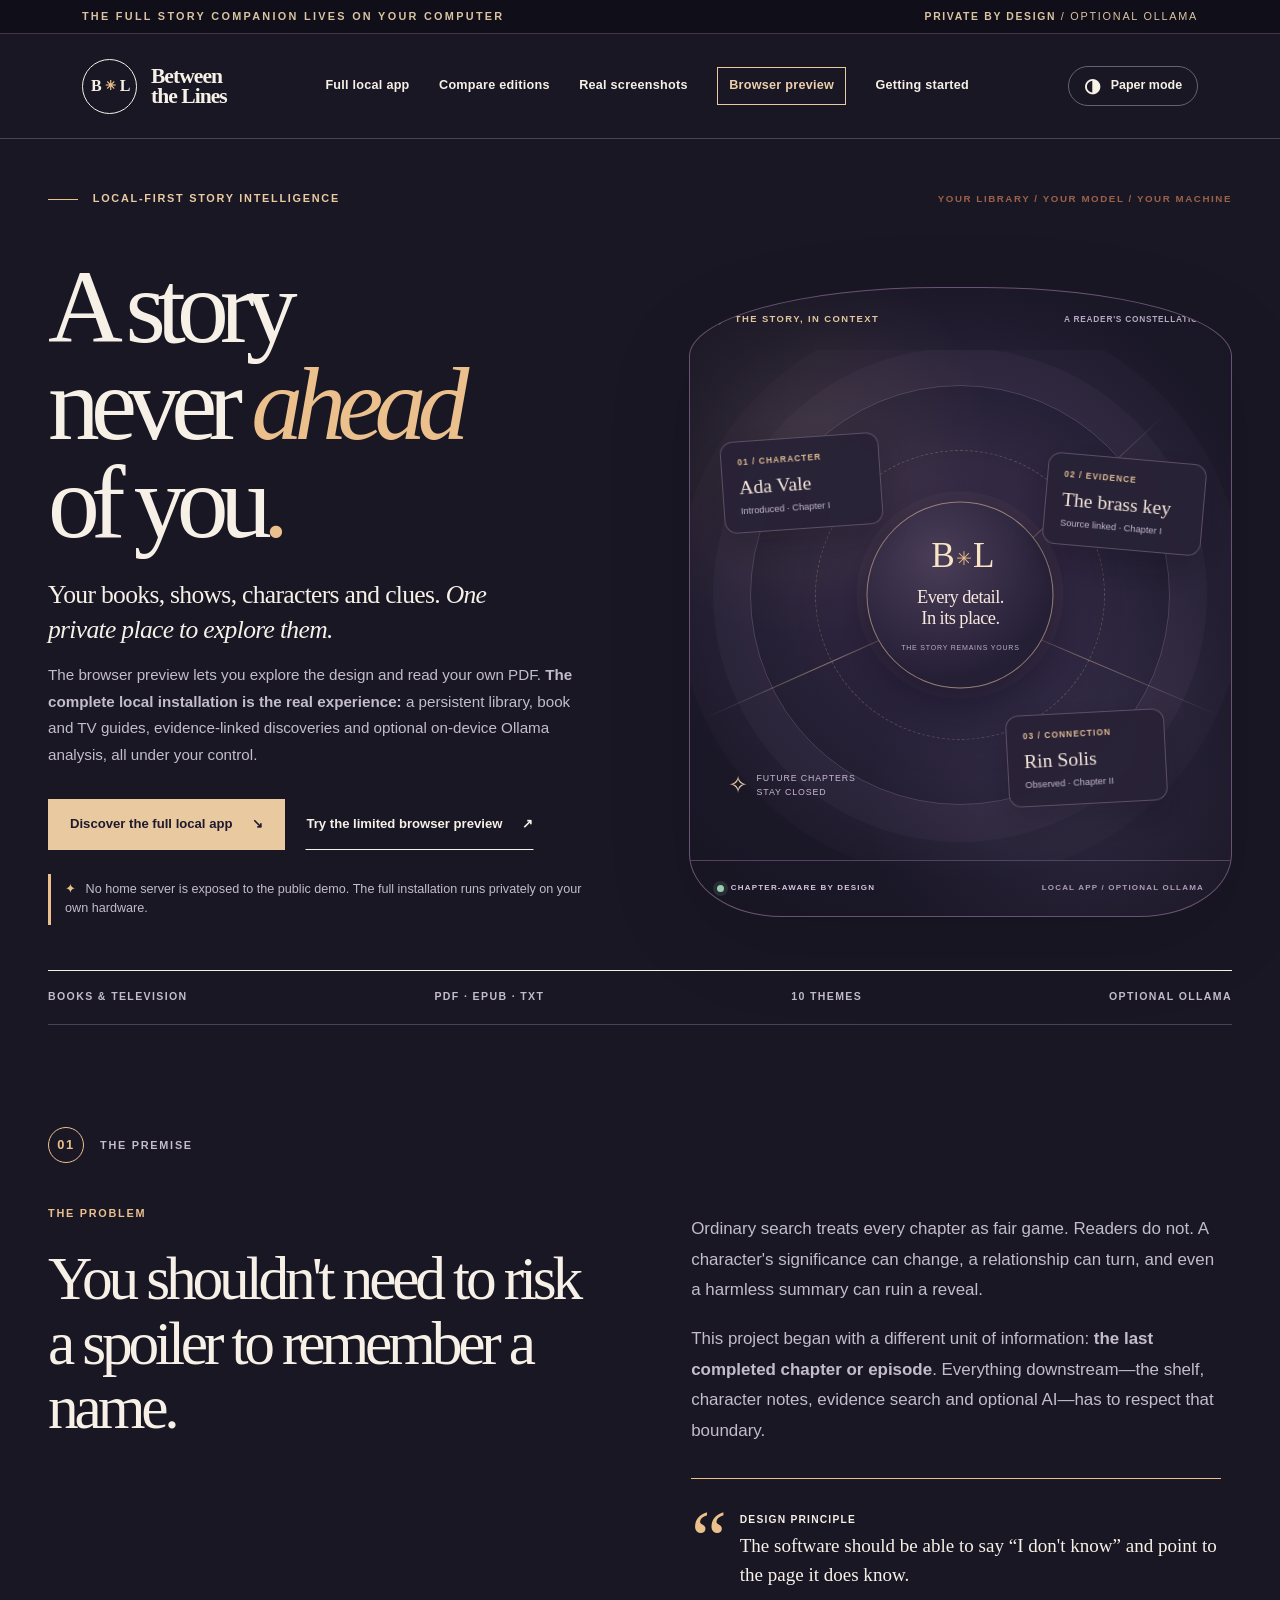
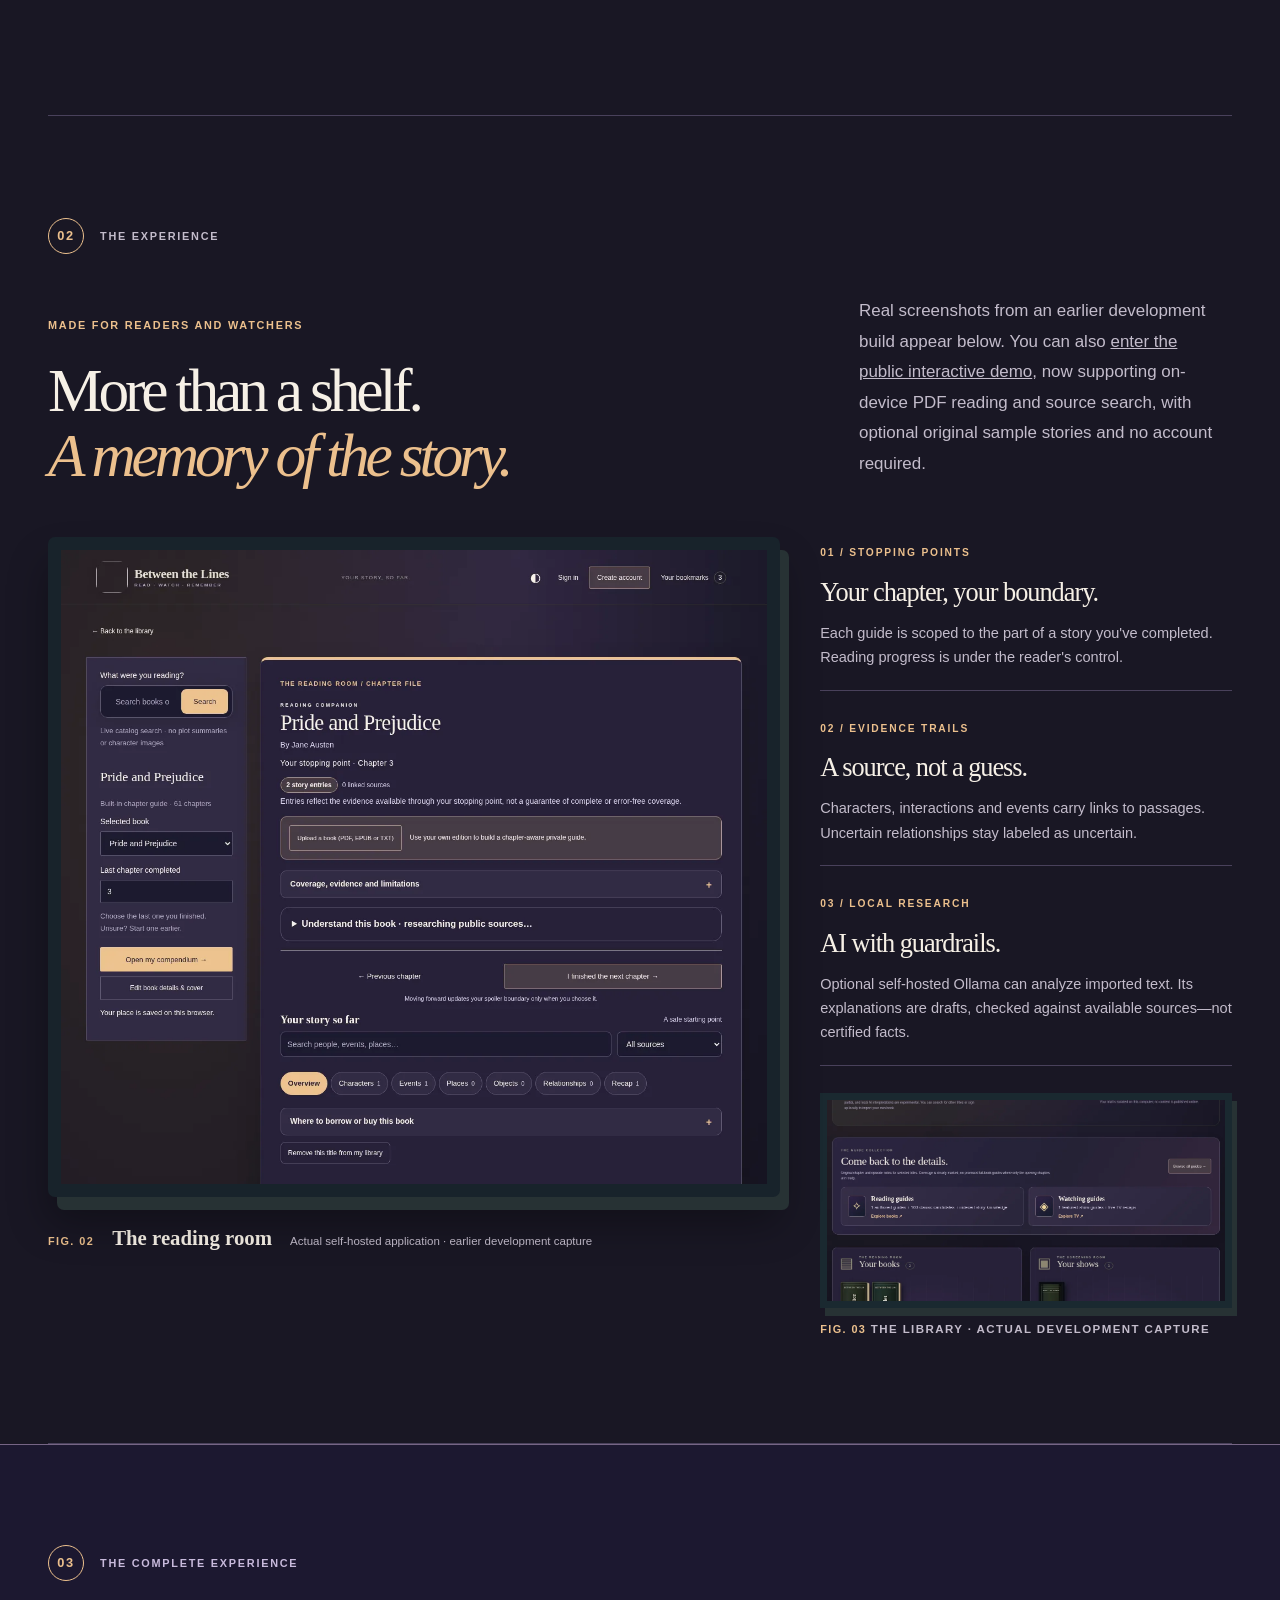
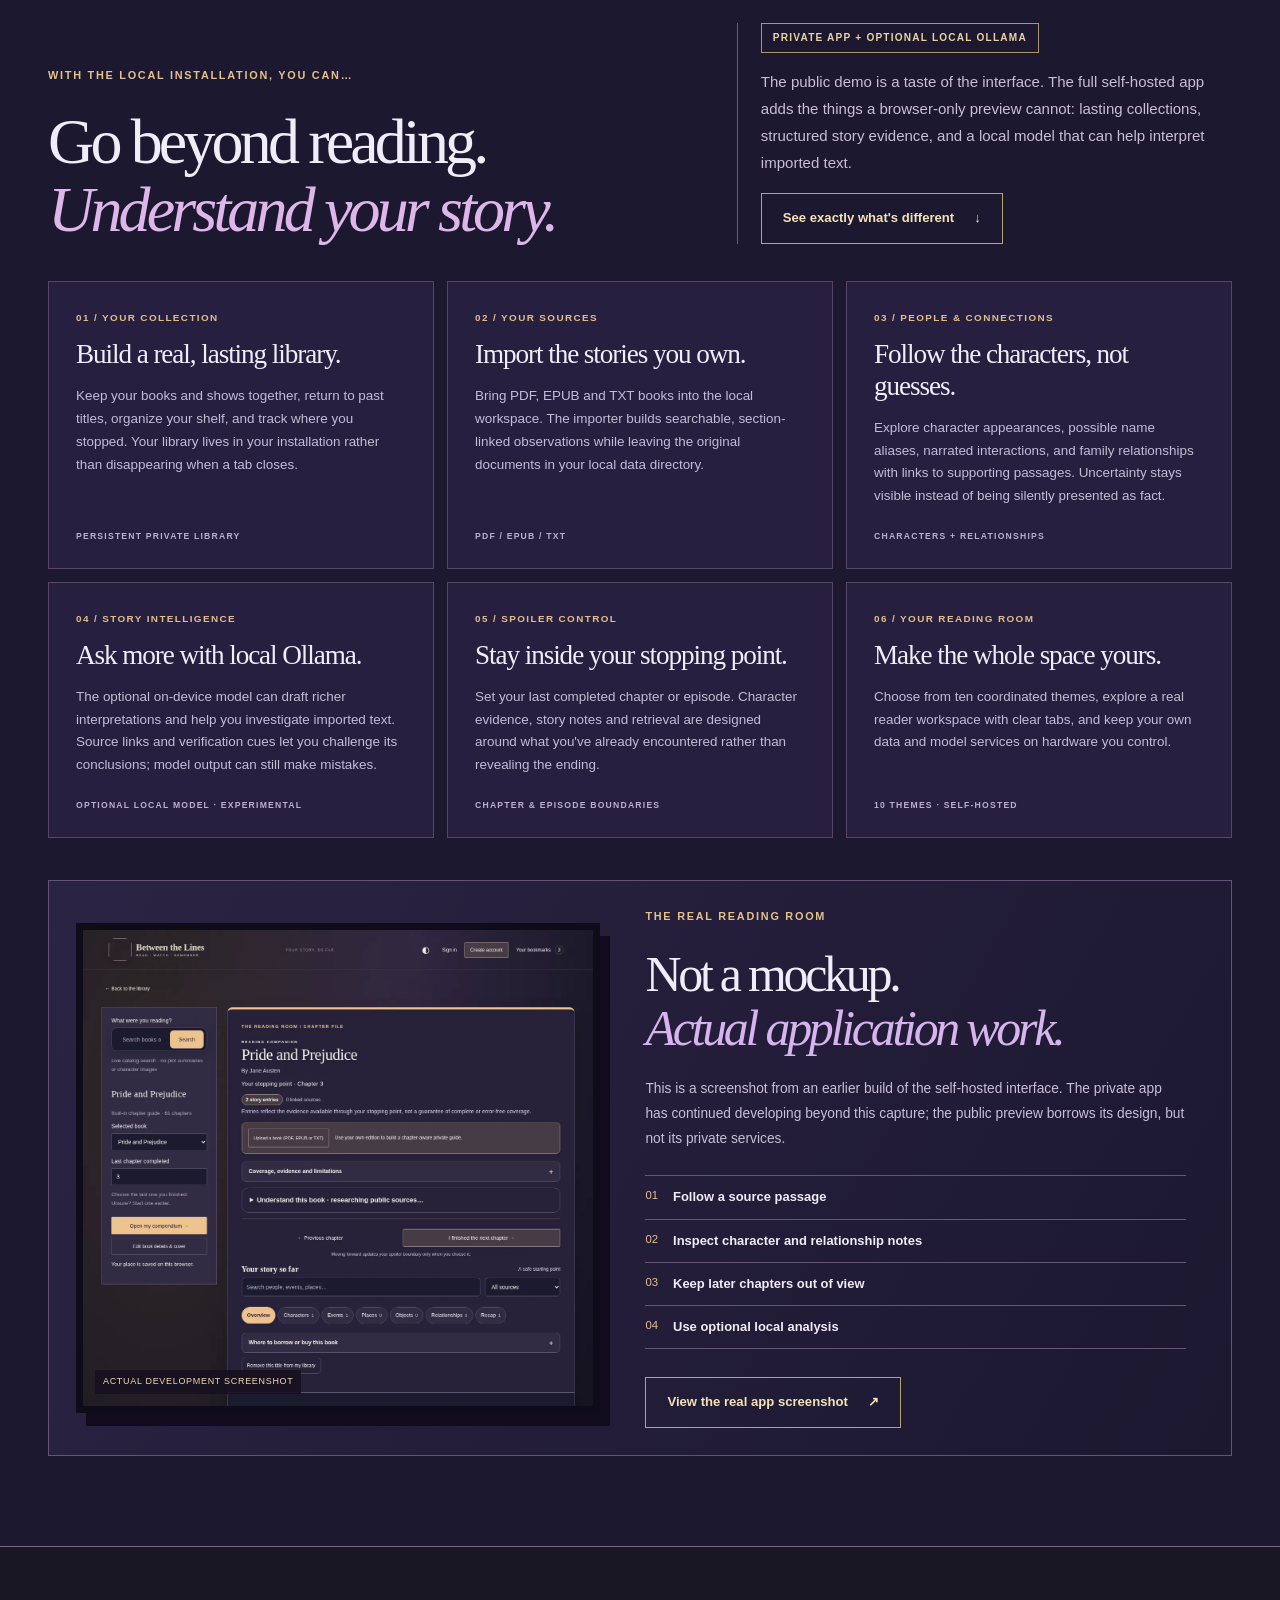
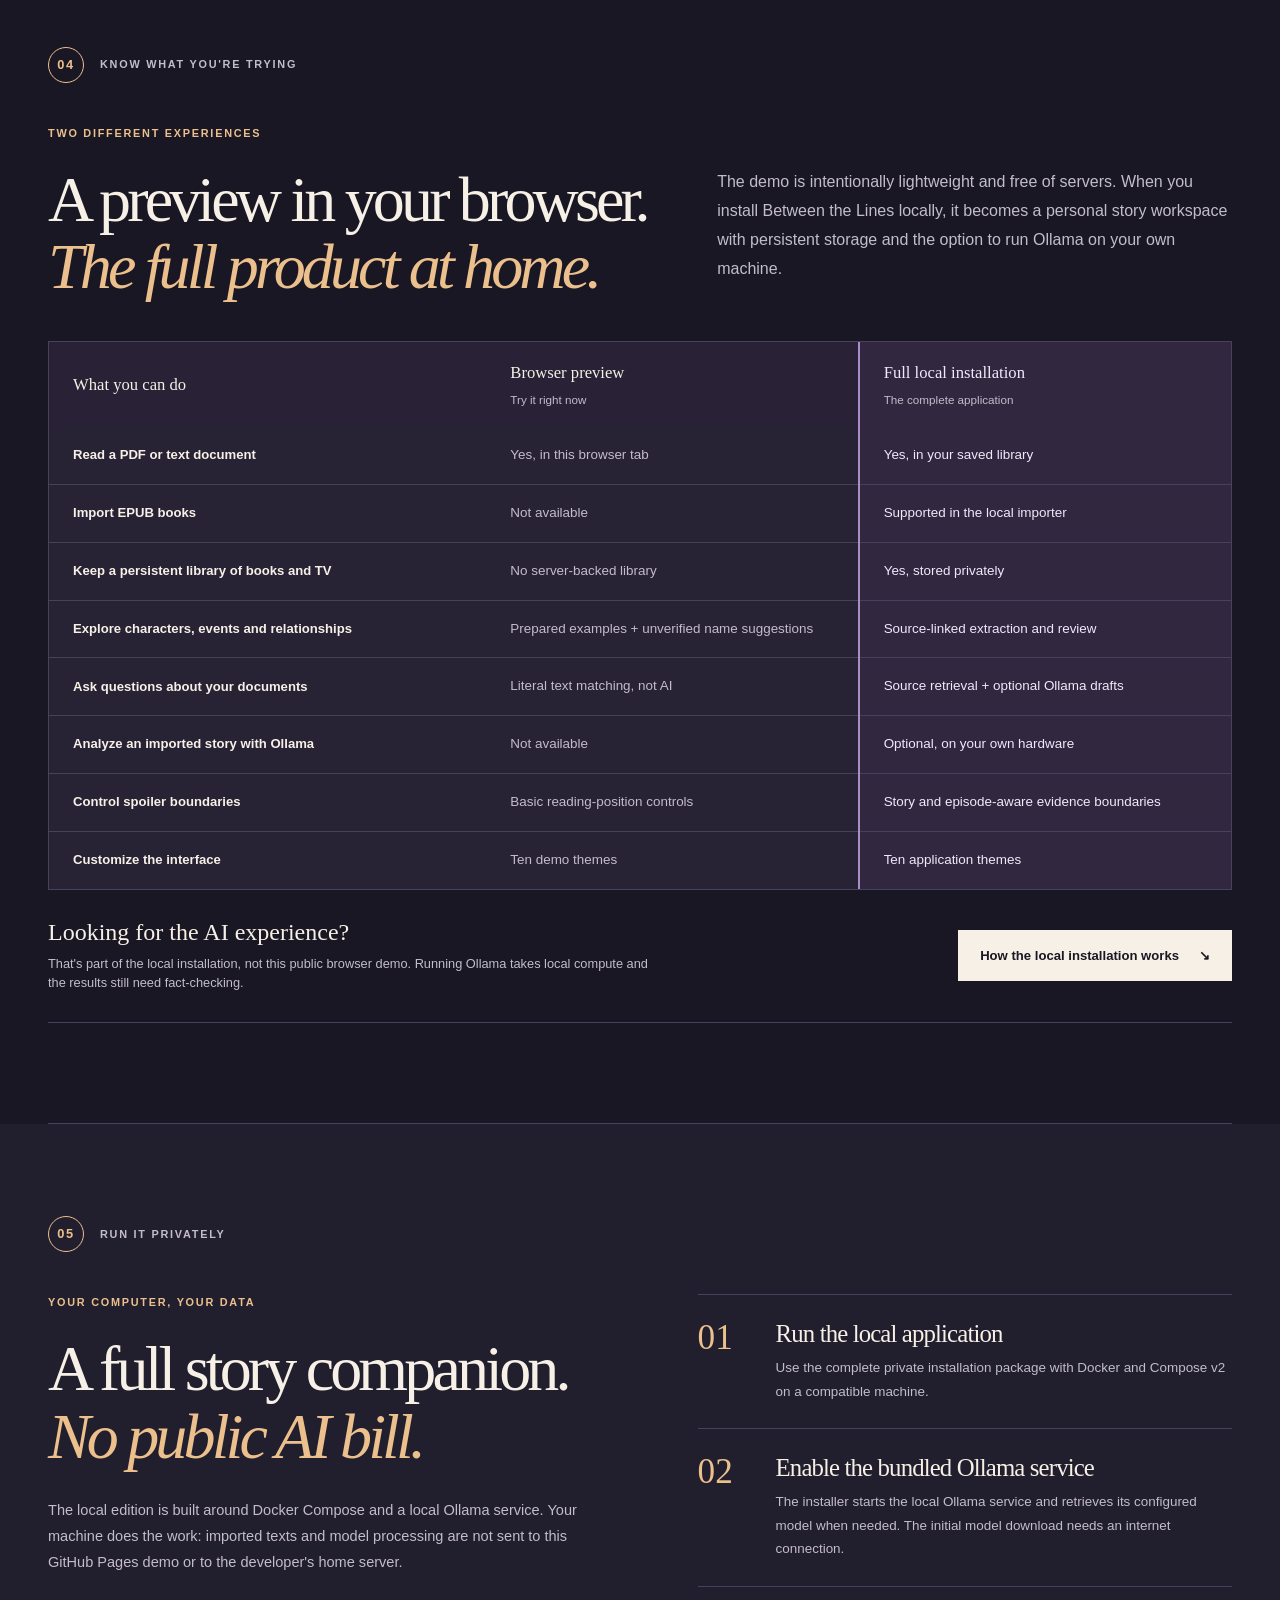
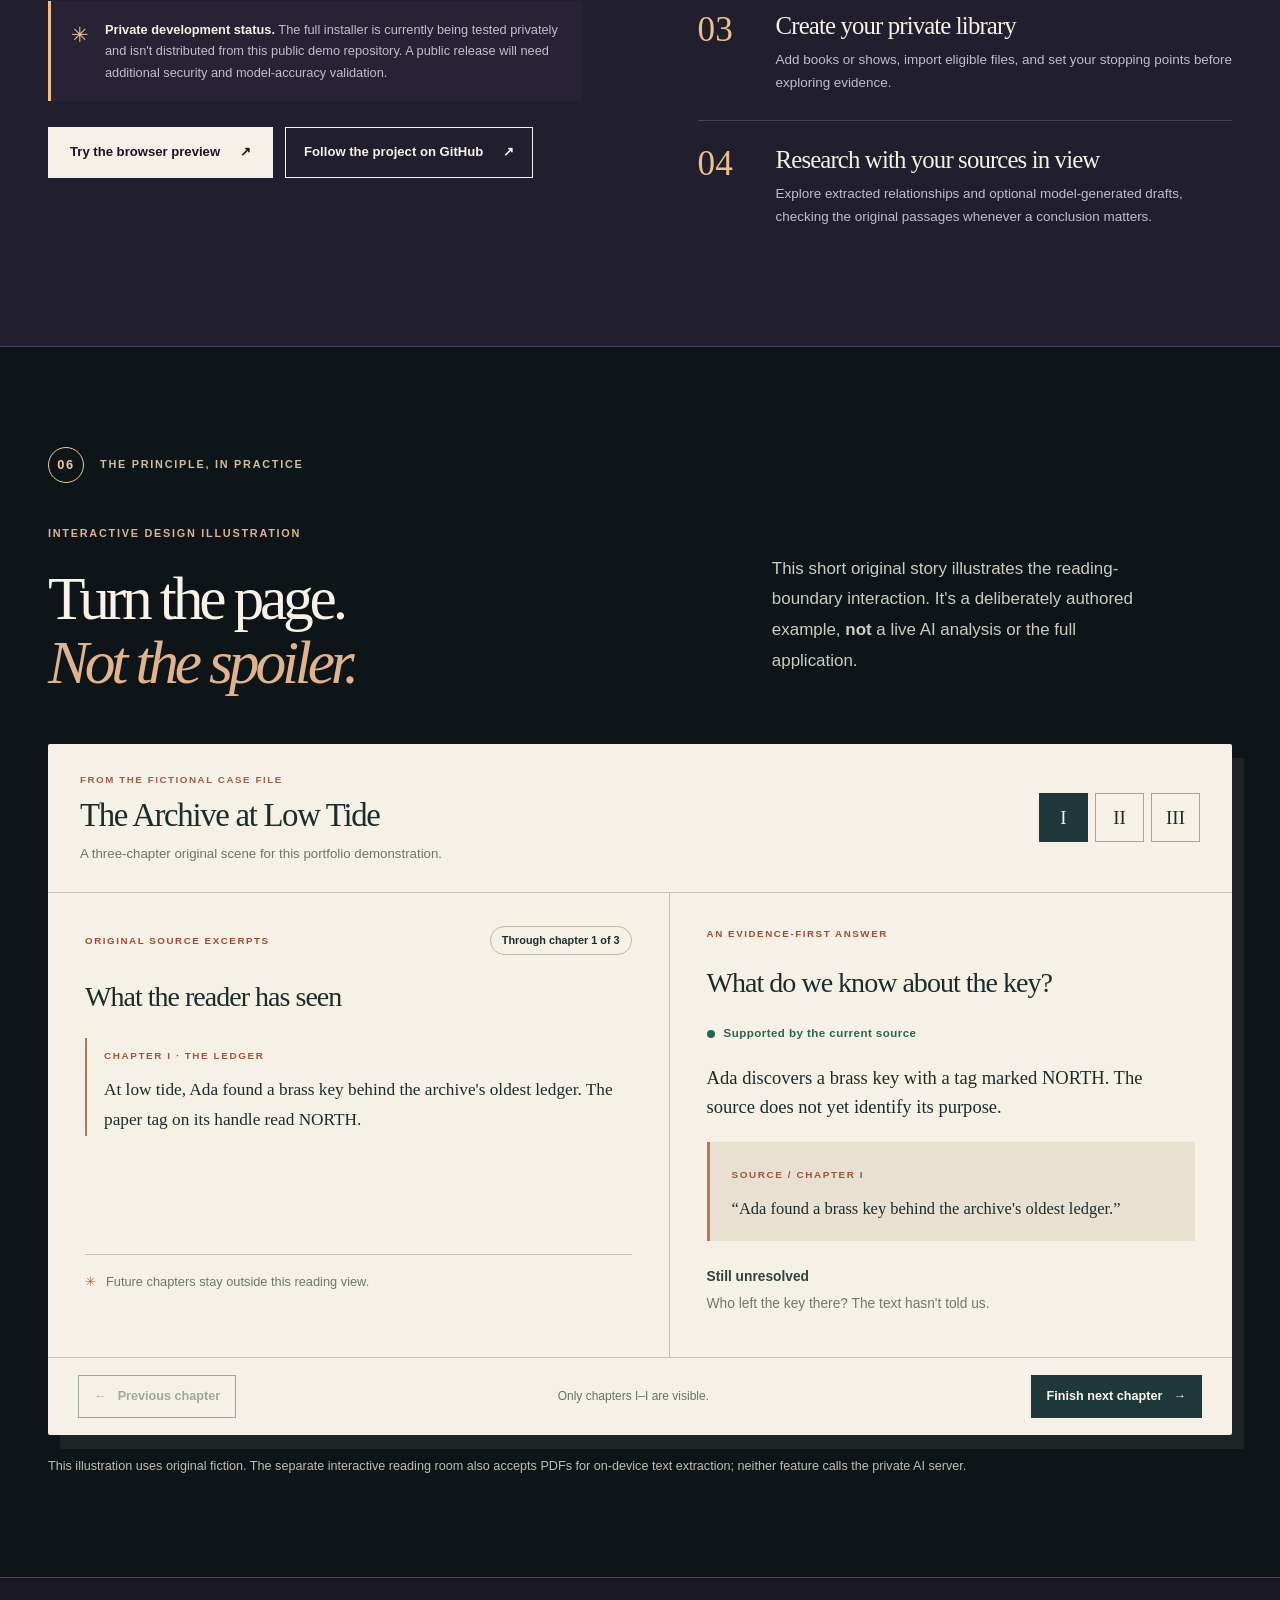
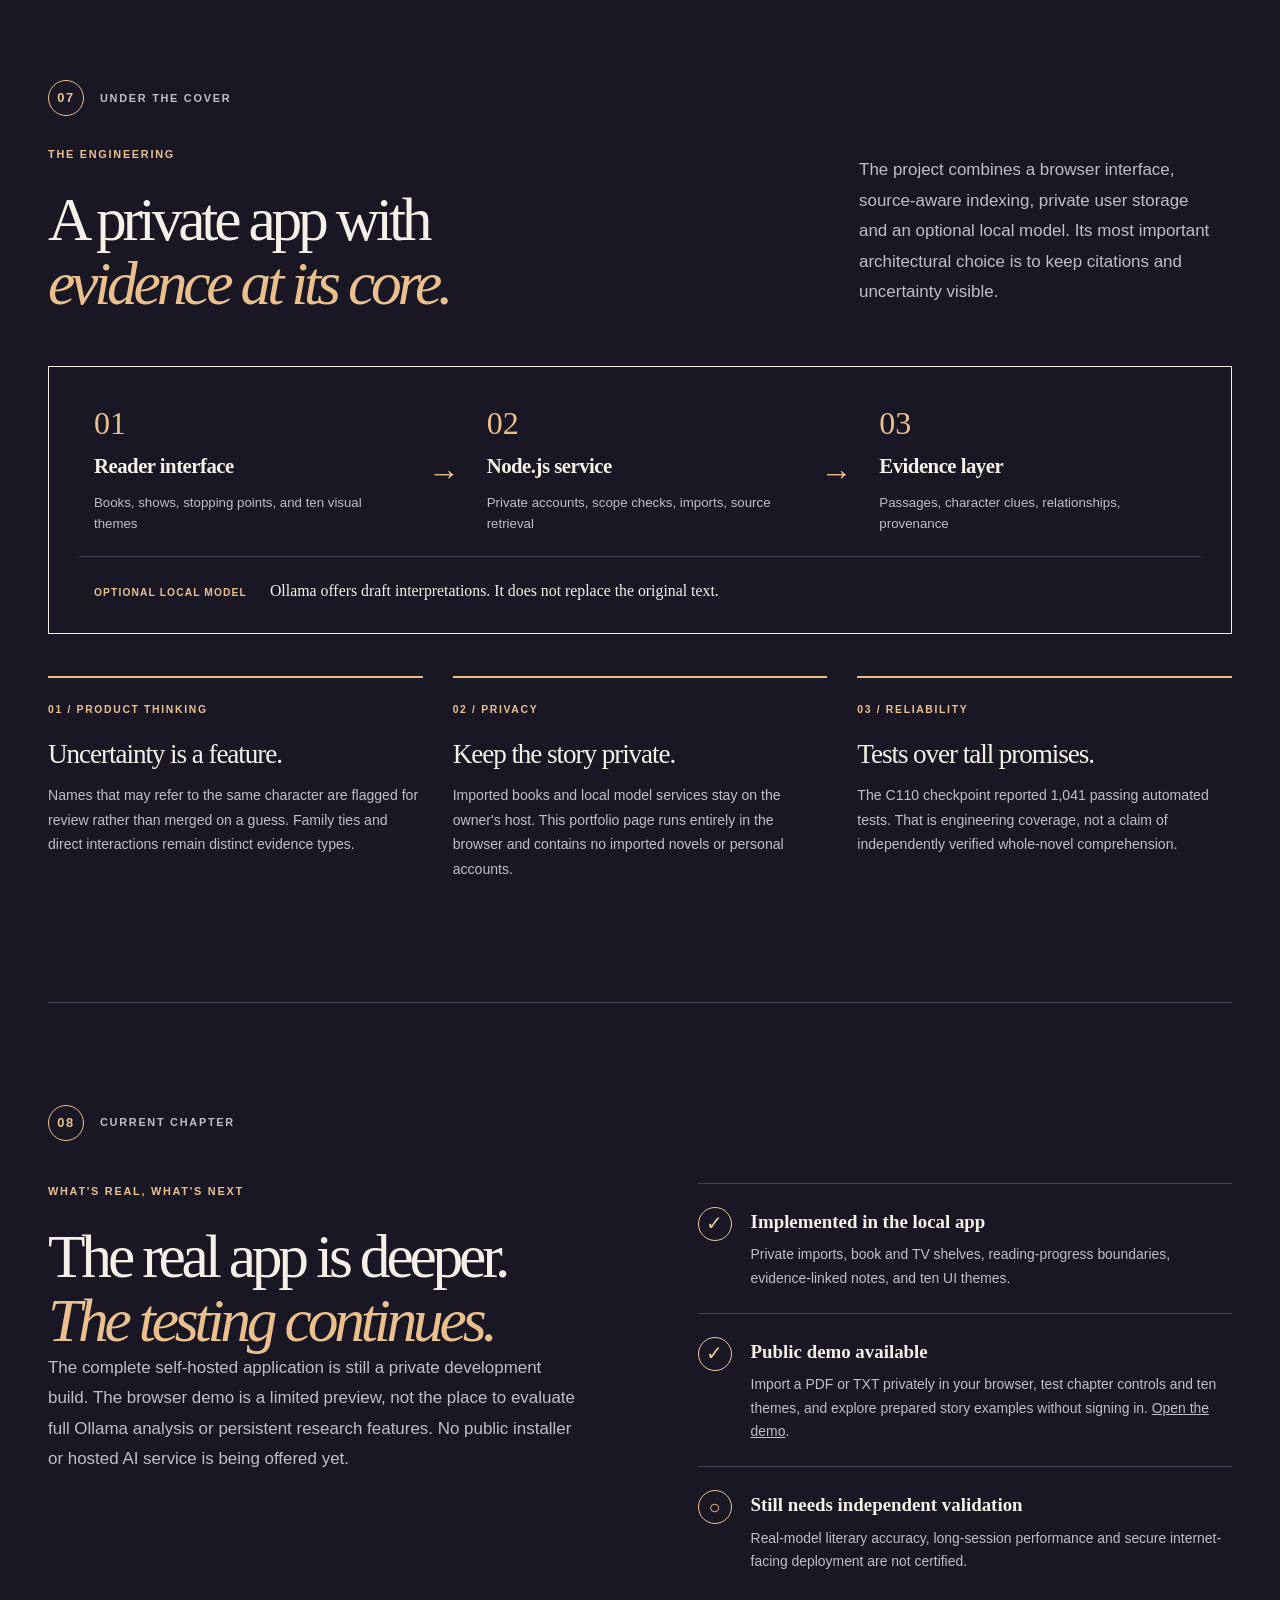
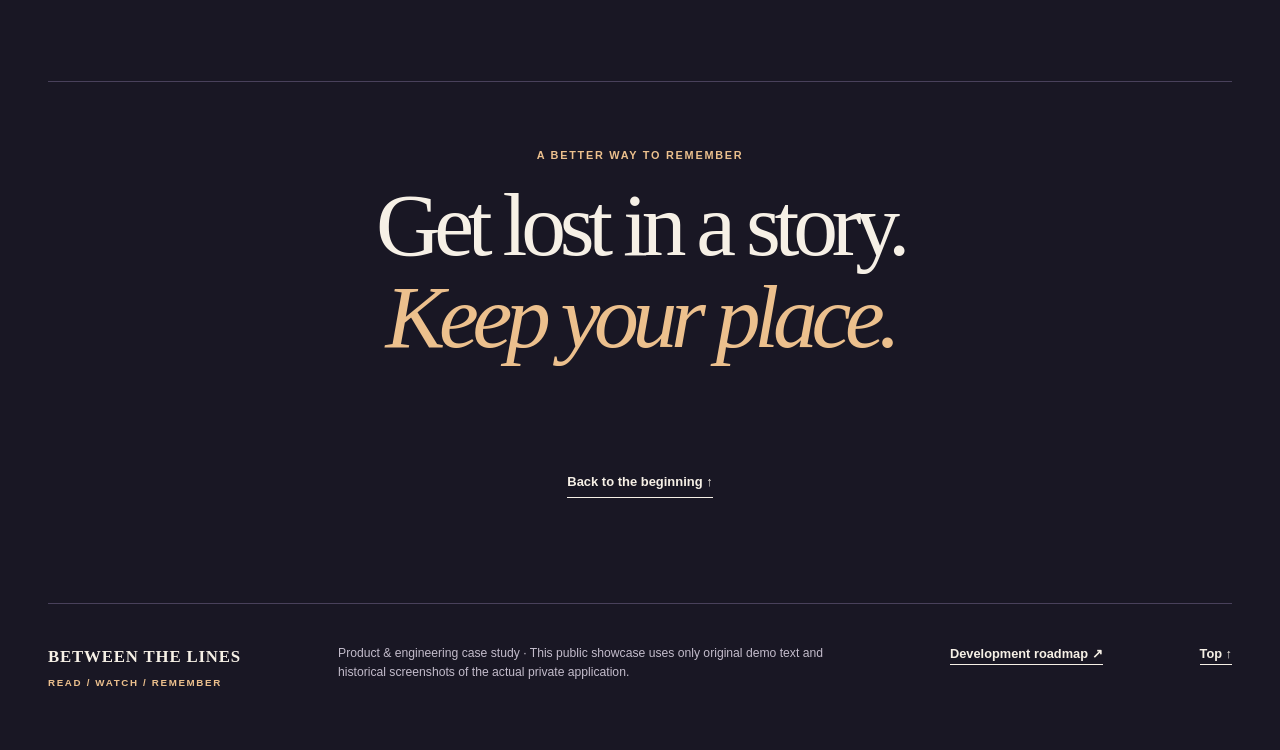
<file: index.html>
<!doctype html>
<html lang="en" data-appearance="ink">
<head>
  <meta charset="utf-8">
  <meta name="viewport" content="width=device-width, initial-scale=1">
  <meta name="description" content="Meet Between the Lines: a private, local-first story intelligence app for books and TV. See what the complete Ollama-enabled installation adds beyond the free browser preview.">
  <meta name="color-scheme" content="light dark">
  <meta name="theme-color" content="#191724">
  <meta http-equiv="Content-Security-Policy" content="default-src 'none'; img-src 'self' data:; style-src 'self'; script-src 'self'; connect-src 'none'; font-src 'self'; form-action 'none'; object-src 'none'; base-uri 'none'">
  <meta property="og:type" content="website">
  <meta property="og:title" content="Between the Lines — A story companion, built for the page you're on">
  <meta property="og:description" content="Explore the full local story companion: your own library, PDF/EPUB/TXT imports, source-linked character and relationship trails, and optional Ollama analysis.">
  <meta property="og:image" content="https://btl.masynnay.com/assets/social-card.png">
  <link rel="icon" type="image/svg+xml" href="assets/mark.svg">
  <link rel="stylesheet" href="styles.css">
  <script src="app.js" defer></script>
  <title>Between the Lines — The complete local story companion</title>
</head>
<body>
  <a class="skip-link" href="#main">Skip to content</a>
  <div class="top-ribbon"><span>THE FULL STORY COMPANION LIVES ON YOUR COMPUTER</span><span class="ribbon-right">PRIVATE BY DESIGN <span class="mono">/ OPTIONAL OLLAMA</span></span></div>
  <header class="site-header" id="top">
    <a class="wordmark" href="#top" aria-label="Between the Lines, go to top"><span class="brand-seal" aria-hidden="true">B<span>✳</span>L</span><span>Between<br>the Lines</span></a>
    <nav aria-label="On this page" class="main-nav"><a href="#local-edition">Full local app</a><a href="#edition-compare">Compare editions</a><a href="#experience">Real screenshots</a><a href="demo/">Browser preview</a><a href="#local-install">Getting started</a></nav>
    <button class="appearance-toggle" id="appearance-toggle" type="button" aria-pressed="false" aria-label="Switch to paper theme"><span aria-hidden="true" class="moon-mark">◑</span><span id="appearance-label">Paper mode</span></button>
  </header>
  <main id="main">
    <section class="hero section-wrap" aria-labelledby="hero-title">
      <div class="hero-meta"><span class="eyebrow"><span class="small-rule" aria-hidden="true"></span> LOCAL-FIRST STORY INTELLIGENCE</span><span class="micro index-tag">YOUR LIBRARY / YOUR MODEL / YOUR MACHINE</span></div>
      <div class="hero-grid">
        <div class="hero-copy"><h1 id="hero-title">A story<br>never <em>ahead</em><br>of you<span class="period">.</span></h1><p class="intro-copy">Your books, shows, characters and clues. <em>One private place to explore them.</em></p><p class="body-copy">The browser preview lets you explore the design and read your own PDF. <strong>The complete local installation is the real experience:</strong> a persistent library, book and TV guides, evidence-linked discoveries and optional on-device Ollama analysis, all under your control.</p><div class="hero-actions"><a class="action primary" href="#local-edition">Discover the full local app <span aria-hidden="true">↘</span></a><a class="action quiet" href="demo/">Try the limited browser preview <span aria-hidden="true">↗</span></a></div><p class="hero-difference"><span aria-hidden="true">✦</span> No home server is exposed to the public demo. The full installation runs privately on your own hardware.</p></div>
        <div class="hero-atlas" aria-label="Illustration of how Between the Lines follows connected story evidence without revealing future chapters">
          <div class="atlas-top"><span class="atlas-top-rule" aria-hidden="true"></span> THE STORY, IN CONTEXT <span class="atlas-top-right">A READER'S CONSTELLATION</span></div>
          <div class="atlas-stage" aria-hidden="true">
            <div class="atlas-ring atlas-ring-outer"></div><div class="atlas-ring atlas-ring-inner"></div>
            <div class="atlas-orbit-line orbit-one"></div><div class="atlas-orbit-line orbit-two"></div><div class="atlas-orbit-line orbit-three"></div>
            <div class="atlas-center"><span class="atlas-center-mark">B<span>✳</span>L</span><span class="atlas-center-title">Every detail.<br>In its place.</span><span class="atlas-center-small">THE STORY REMAINS YOURS</span></div>
            <div class="atlas-item atlas-item-one"><span>01 / CHARACTER</span><strong>Ada Vale</strong><small>Introduced · Chapter I</small></div>
            <div class="atlas-item atlas-item-two"><span>02 / EVIDENCE</span><strong>The brass key</strong><small>Source linked · Chapter I</small></div>
            <div class="atlas-item atlas-item-three"><span>03 / CONNECTION</span><strong>Rin Solis</strong><small>Observed · Chapter II</small></div>
            <div class="atlas-locked"><span>✧</span> FUTURE CHAPTERS STAY CLOSED</div>
          </div>
          <div class="atlas-footer"><span><b class="atlas-status-dot"></b> CHAPTER-AWARE BY DESIGN</span><span>LOCAL APP / OPTIONAL OLLAMA</span></div>
        </div>
      </div>
      <div class="hero-footer"><span>BOOKS &amp; TELEVISION</span><span>PDF · EPUB · TXT</span><span>10 THEMES</span><span>OPTIONAL OLLAMA</span></div>
    </section>
    <section class="premise section-wrap section-divider" id="premise" aria-labelledby="premise-title"><div class="chapter-label"><span>01</span><span>THE PREMISE</span></div><div class="premise-grid"><div><p class="eyebrow">THE PROBLEM</p><h2 id="premise-title">You shouldn't need to risk a spoiler to remember a name.</h2></div><div class="narrative-column"><p>Ordinary search treats every chapter as fair game. Readers do not. A character's significance can change, a relationship can turn, and even a harmless summary can ruin a reveal.</p><p>This project began with a different unit of information: <strong>the last completed chapter or episode</strong>. Everything downstream—the shelf, character notes, evidence search and optional AI—has to respect that boundary.</p><div class="principle"><span class="principle-glyph">“</span><p><strong>Design principle</strong><br>The software should be able to say “I don't know” and point to the page it does know.</p></div></div></div></section>
    <section class="experience section-wrap section-divider" id="experience" aria-labelledby="experience-title"><div class="chapter-label"><span>02</span><span>THE EXPERIENCE</span></div><div class="section-head"><div><p class="eyebrow">MADE FOR READERS AND WATCHERS</p><h2 id="experience-title">More than a shelf.<br><em>A memory of the story.</em></h2></div><p>Real screenshots from an earlier development build appear below. You can also <a href="demo/">enter the public interactive demo</a>, now supporting on-device PDF reading and source search, with optional original sample stories and no account required.</p></div>
      <div class="screen-layout"><figure class="screen-main"><div class="screen-frame"><a href="assets/app-reader.webp" target="_blank" rel="noopener noreferrer" aria-label="Open an earlier real-app reading room screenshot at full size"><img src="assets/app-reader.webp" alt="Development screenshot of the real Between the Lines reading room showing chapter progress, source-linked notes and character tabs" width="1280" height="2565" loading="lazy"></a></div><figcaption><span>FIG. 02</span><strong>The reading room</strong><small>Actual self-hosted application · earlier development capture</small></figcaption></figure><div class="screen-aside"><div class="feature-entry"><span>01 / STOPPING POINTS</span><h3>Your chapter, your boundary.</h3><p>Each guide is scoped to the part of a story you've completed. Reading progress is under the reader's control.</p></div><div class="feature-entry"><span>02 / EVIDENCE TRAILS</span><h3>A source, not a guess.</h3><p>Characters, interactions and events carry links to passages. Uncertain relationships stay labeled as uncertain.</p></div><div class="feature-entry"><span>03 / LOCAL RESEARCH</span><h3>AI with guardrails.</h3><p>Optional self-hosted Ollama can analyze imported text. Its explanations are drafts, checked against available sources—not certified facts.</p></div><figure class="shelf-crop"><div class="shelf-frame"><a href="assets/app-library.webp" target="_blank" rel="noopener noreferrer" aria-label="Open a real application bookshelf screenshot at full size"><img src="assets/app-library.webp" alt="Earlier development screenshot showing the application's bookshelf and search interface" width="1220" height="645" loading="lazy"></a></div><figcaption>FIG. 03 <span>THE LIBRARY · ACTUAL DEVELOPMENT CAPTURE</span></figcaption></figure></div></div>
    </section>
    <section class="local-edition section-divider" id="local-edition" aria-labelledby="local-title">
      <div class="section-wrap">
        <div class="chapter-label"><span>03</span><span>THE COMPLETE EXPERIENCE</span></div>
        <div class="local-intro">
          <div><p class="eyebrow">WITH THE LOCAL INSTALLATION, YOU CAN…</p><h2 id="local-title">Go beyond reading.<br><em>Understand your story.</em></h2></div>
          <div class="local-intro-side"><span class="edition-pill">PRIVATE APP + OPTIONAL LOCAL OLLAMA</span><p>The public demo is a taste of the interface. The full self-hosted app adds the things a browser-only preview cannot: lasting collections, structured story evidence, and a local model that can help interpret imported text.</p><a class="action local-secondary" href="#edition-compare">See exactly what's different <span aria-hidden="true">↓</span></a></div>
        </div>
        <div class="local-feature-grid">
          <article class="local-feature"><span class="feature-id">01 / YOUR COLLECTION</span><h3>Build a real, lasting library.</h3><p>Keep your books and shows together, return to past titles, organize your shelf, and track where you stopped. Your library lives in your installation rather than disappearing when a tab closes.</p><span class="feature-foot">PERSISTENT PRIVATE LIBRARY</span></article>
          <article class="local-feature"><span class="feature-id">02 / YOUR SOURCES</span><h3>Import the stories you own.</h3><p>Bring PDF, EPUB and TXT books into the local workspace. The importer builds searchable, section-linked observations while leaving the original documents in your local data directory.</p><span class="feature-foot">PDF / EPUB / TXT</span></article>
          <article class="local-feature"><span class="feature-id">03 / PEOPLE & CONNECTIONS</span><h3>Follow the characters, not guesses.</h3><p>Explore character appearances, possible name aliases, narrated interactions, and family relationships with links to supporting passages. Uncertainty stays visible instead of being silently presented as fact.</p><span class="feature-foot">CHARACTERS + RELATIONSHIPS</span></article>
          <article class="local-feature"><span class="feature-id">04 / STORY INTELLIGENCE</span><h3>Ask more with local Ollama.</h3><p>The optional on-device model can draft richer interpretations and help you investigate imported text. Source links and verification cues let you challenge its conclusions; model output can still make mistakes.</p><span class="feature-foot">OPTIONAL LOCAL MODEL · EXPERIMENTAL</span></article>
          <article class="local-feature"><span class="feature-id">05 / SPOILER CONTROL</span><h3>Stay inside your stopping point.</h3><p>Set your last completed chapter or episode. Character evidence, story notes and retrieval are designed around what you've already encountered rather than revealing the ending.</p><span class="feature-foot">CHAPTER & EPISODE BOUNDARIES</span></article>
          <article class="local-feature"><span class="feature-id">06 / YOUR READING ROOM</span><h3>Make the whole space yours.</h3><p>Choose from ten coordinated themes, explore a real reader workspace with clear tabs, and keep your own data and model services on hardware you control.</p><span class="feature-foot">10 THEMES · SELF-HOSTED</span></article>
        </div>
        <div class="local-showcase">
          <div class="local-shot-frame"><img src="assets/app-reader.webp" width="1280" height="2565" alt="Historical screenshot of the actual local app with reading-position controls, story analysis sections, and source evidence cards" loading="lazy"></div>
          <div class="local-showcase-copy"><span class="eyebrow">THE REAL READING ROOM</span><h3>Not a mockup.<br><em>Actual application work.</em></h3><p>This is a screenshot from an earlier build of the self-hosted interface. The private app has continued developing beyond this capture; the public preview borrows its design, but not its private services.</p><div class="showcase-points"><span>01 <strong>Follow a source passage</strong></span><span>02 <strong>Inspect character and relationship notes</strong></span><span>03 <strong>Keep later chapters out of view</strong></span><span>04 <strong>Use optional local analysis</strong></span></div><a class="action local-secondary" href="assets/app-reader.webp" target="_blank" rel="noopener noreferrer">View the real app screenshot <span aria-hidden="true">↗</span></a></div>
        </div>
      </div>
    </section>
    <section class="edition-compare section-wrap section-divider" id="edition-compare" aria-labelledby="compare-title">
      <div class="chapter-label"><span>04</span><span>KNOW WHAT YOU'RE TRYING</span></div>
      <div class="compare-header"><div><p class="eyebrow">TWO DIFFERENT EXPERIENCES</p><h2 id="compare-title">A preview in your browser.<br><em>The full product at home.</em></h2></div><p>The demo is intentionally lightweight and free of servers. When you install Between the Lines locally, it becomes a personal story workspace with persistent storage and the option to run Ollama on your own machine.</p></div>
      <div class="compare-table-wrap"><table class="compare-table"><thead><tr><th scope="col">What you can do</th><th scope="col">Browser preview <small>Try it right now</small></th><th scope="col" class="compare-local-head">Full local installation <small>The complete application</small></th></tr></thead><tbody>
      <tr><th scope="row">Read a PDF or text document</th><td>Yes, in this browser tab</td><td>Yes, in your saved library</td></tr>
      <tr><th scope="row">Import EPUB books</th><td>Not available</td><td>Supported in the local importer</td></tr>
      <tr><th scope="row">Keep a persistent library of books and TV</th><td>No server-backed library</td><td>Yes, stored privately</td></tr>
      <tr><th scope="row">Explore characters, events and relationships</th><td>Prepared examples + unverified name suggestions</td><td>Source-linked extraction and review</td></tr>
      <tr><th scope="row">Ask questions about your documents</th><td>Literal text matching, not AI</td><td>Source retrieval + optional Ollama drafts</td></tr>
      <tr><th scope="row">Analyze an imported story with Ollama</th><td>Not available</td><td>Optional, on your own hardware</td></tr>
      <tr><th scope="row">Control spoiler boundaries</th><td>Basic reading-position controls</td><td>Story and episode-aware evidence boundaries</td></tr>
      <tr><th scope="row">Customize the interface</th><td>Ten demo themes</td><td>Ten application themes</td></tr>
      </tbody></table></div>
      <div class="compare-actions"><div><strong>Looking for the AI experience?</strong><p>That's part of the local installation, not this public browser demo. Running Ollama takes local compute and the results still need fact-checking.</p></div><a class="action primary" href="#local-install">How the local installation works <span aria-hidden="true">↘</span></a></div>
    </section>
    <section class="install-section section-divider" id="local-install" aria-labelledby="install-title"><div class="section-wrap"><div class="chapter-label"><span>05</span><span>RUN IT PRIVATELY</span></div><div class="install-grid"><div><p class="eyebrow">YOUR COMPUTER, YOUR DATA</p><h2 id="install-title">A full story companion.<br><em>No public AI bill.</em></h2><p>The local edition is built around Docker Compose and a local Ollama service. Your machine does the work: imported texts and model processing are not sent to this GitHub Pages demo or to the developer's home server.</p><div class="install-privacy"><span aria-hidden="true">✳</span><p><strong>Private development status.</strong> The full installer is currently being tested privately and isn't distributed from this public demo repository. A public release will need additional security and model-accuracy validation.</p></div><div class="install-actions"><a class="action primary" href="demo/">Try the browser preview <span aria-hidden="true">↗</span></a><a class="action quiet" href="https://github.com/MasynNay/between-the-lines" target="_blank" rel="noopener noreferrer">Follow the project on GitHub <span aria-hidden="true">↗</span></a></div></div><div class="install-steps" aria-label="How the private installation works"><div><span>01</span><div><h3>Run the local application</h3><p>Use the complete private installation package with Docker and Compose v2 on a compatible machine.</p></div></div><div><span>02</span><div><h3>Enable the bundled Ollama service</h3><p>The installer starts the local Ollama service and retrieves its configured model when needed. The initial model download needs an internet connection.</p></div></div><div><span>03</span><div><h3>Create your private library</h3><p>Add books or shows, import eligible files, and set your stopping points before exploring evidence.</p></div></div><div><span>04</span><div><h3>Research with your sources in view</h3><p>Explore extracted relationships and optional model-generated drafts, checking the original passages whenever a conclusion matters.</p></div></div></div></div></div></section>
    <section class="boundary-section section-divider" id="proof" aria-labelledby="proof-title"><div class="section-wrap"><div class="chapter-label"><span>06</span><span>THE PRINCIPLE, IN PRACTICE</span></div><div class="boundary-heading"><div><p class="eyebrow">INTERACTIVE DESIGN ILLUSTRATION</p><h2 id="proof-title">Turn the page.<br><em>Not the spoiler.</em></h2></div><p>This short original story illustrates the reading-boundary interaction. It's a deliberately authored example, <strong>not</strong> a live AI analysis or the full application.</p></div><div class="boundary-ui"><div class="boundary-top"><div><div class="micro">FROM THE FICTIONAL CASE FILE</div><h3>The Archive at Low Tide</h3><p>A three-chapter original scene for this portfolio demonstration.</p></div><div class="chapter-steps" role="group" aria-label="Select last completed chapter"><button type="button" data-chapter="1" aria-pressed="true">I</button><button type="button" data-chapter="2" aria-pressed="false">II</button><button type="button" data-chapter="3" aria-pressed="false">III</button></div></div><div class="boundary-body"><section class="paper-reading" aria-labelledby="passage-heading"><div class="paper-reading-top"><span class="eyebrow">ORIGINAL SOURCE EXCERPTS</span><span id="reading-progress" class="mini-pill" role="status" aria-live="polite">Through chapter 1 of 3</span></div><h4 id="passage-heading">What the reader has seen</h4><div class="passages" id="passages"><article><span>CHAPTER I · THE LEDGER</span><p>At low tide, Ada found a brass key behind the archive's oldest ledger. The paper tag on its handle read NORTH.</p></article></div><div class="reading-foot"><span aria-hidden="true">✳</span> Future chapters stay outside this reading view.</div></section><section class="paper-evidence" aria-labelledby="evidence-heading"><span class="eyebrow">AN EVIDENCE-FIRST ANSWER</span><h4 id="evidence-heading">What do we know about the key?</h4><div class="verdict"><span class="verdict-dot" aria-hidden="true"></span> Supported by the current source</div><p id="evidence-answer" class="evidence-answer">Ada discovers a brass key with a tag marked NORTH. The source does not yet identify its purpose.</p><div class="quote-box"><span>SOURCE / <span id="evidence-source">CHAPTER I</span></span><blockquote id="evidence-quote">“Ada found a brass key behind the archive's oldest ledger.”</blockquote></div><div class="unknown"><strong>Still unresolved</strong><span id="evidence-unknown">Who left the key there? The text hasn't told us.</span></div></section></div><div class="boundary-bottom"><button type="button" class="step-control" id="prev-chapter" disabled><span aria-hidden="true">←</span> Previous chapter</button><p id="boundary-hint" role="status" aria-live="polite">Only chapter I is visible.</p><button type="button" class="step-control next" id="next-chapter">Finish next chapter <span aria-hidden="true">→</span></button></div></div><p class="demo-disclaimer">This illustration uses original fiction. The separate interactive reading room also accepts PDFs for on-device text extraction; neither feature calls the private AI server.</p></div></section>
    <section class="engineering section-wrap section-divider" id="engineering" aria-labelledby="engineering-title"><div class="chapter-label"><span>07</span><span>UNDER THE COVER</span></div><div class="section-head"><div><p class="eyebrow">THE ENGINEERING</p><h2 id="engineering-title">A private app with<br><em>evidence at its core.</em></h2></div><p>The project combines a browser interface, source-aware indexing, private user storage and an optional local model. Its most important architectural choice is to keep citations and uncertainty visible.</p></div><div class="architecture" aria-label="Application architecture"><div class="architecture-line"><div class="arch-node"><span class="arch-num">01</span><strong>Reader interface</strong><small>Books, shows, stopping points, and ten visual themes</small></div><span class="arch-arrow" aria-hidden="true">→</span><div class="arch-node"><span class="arch-num">02</span><strong>Node.js service</strong><small>Private accounts, scope checks, imports, source retrieval</small></div><span class="arch-arrow" aria-hidden="true">→</span><div class="arch-node"><span class="arch-num">03</span><strong>Evidence layer</strong><small>Passages, character clues, relationships, provenance</small></div></div><div class="arch-foundation"><span>OPTIONAL LOCAL MODEL</span><strong>Ollama offers draft interpretations. It does not replace the original text.</strong></div></div>
      <div class="engineering-grid"><article><span class="eyebrow">01 / PRODUCT THINKING</span><h3>Uncertainty is a feature.</h3><p>Names that may refer to the same character are flagged for review rather than merged on a guess. Family ties and direct interactions remain distinct evidence types.</p></article><article><span class="eyebrow">02 / PRIVACY</span><h3>Keep the story private.</h3><p>Imported books and local model services stay on the owner's host. This portfolio page runs entirely in the browser and contains no imported novels or personal accounts.</p></article><article><span class="eyebrow">03 / RELIABILITY</span><h3>Tests over tall promises.</h3><p>The C110 checkpoint reported 1,041 passing automated tests. That is engineering coverage, not a claim of independently verified whole-novel comprehension.</p></article></div>
    </section>
    <section class="status section-wrap section-divider" id="status" aria-labelledby="status-title"><div class="chapter-label"><span>08</span><span>CURRENT CHAPTER</span></div><div class="status-grid"><div><p class="eyebrow">WHAT'S REAL, WHAT'S NEXT</p><h2 id="status-title">The real app is deeper.<br><em>The testing continues.</em></h2><p>The complete self-hosted application is still a private development build. The browser demo is a limited preview, not the place to evaluate full Ollama analysis or persistent research features. No public installer or hosted AI service is being offered yet.</p></div><div class="status-list"><div><span class="status-icon" aria-hidden="true">✓</span><div><strong>Implemented in the local app</strong><p>Private imports, book and TV shelves, reading-progress boundaries, evidence-linked notes, and ten UI themes.</p></div></div><div><span class="status-icon" aria-hidden="true">✓</span><div><strong>Public demo available</strong><p>Import a PDF or TXT privately in your browser, test chapter controls and ten themes, and explore prepared story examples without signing in. <a href="demo/">Open the demo</a>.</p></div></div><div><span class="status-icon pending" aria-hidden="true">○</span><div><strong>Still needs independent validation</strong><p>Real-model literary accuracy, long-session performance and secure internet-facing deployment are not certified.</p></div></div></div></div><div class="closing"><span class="eyebrow">A BETTER WAY TO REMEMBER</span><p>Get lost in a story.<br><em>Keep your place.</em></p><a href="#top" class="top-link">Back to the beginning <span aria-hidden="true">↑</span></a></div></section>
  </main>
  <footer class="footer section-wrap"><div><strong>BETWEEN THE LINES</strong><span>READ / WATCH / REMEMBER</span></div><p>Product & engineering case study · This public showcase uses only original demo text and historical screenshots of the actual private application.</p><a href="https://github.com/MasynNay/between-the-lines/blob/main/ROADMAP.md" target="_blank" rel="noopener noreferrer">Development roadmap ↗</a><a href="#top">Top ↑</a></footer>
</body>
</html>
</file>
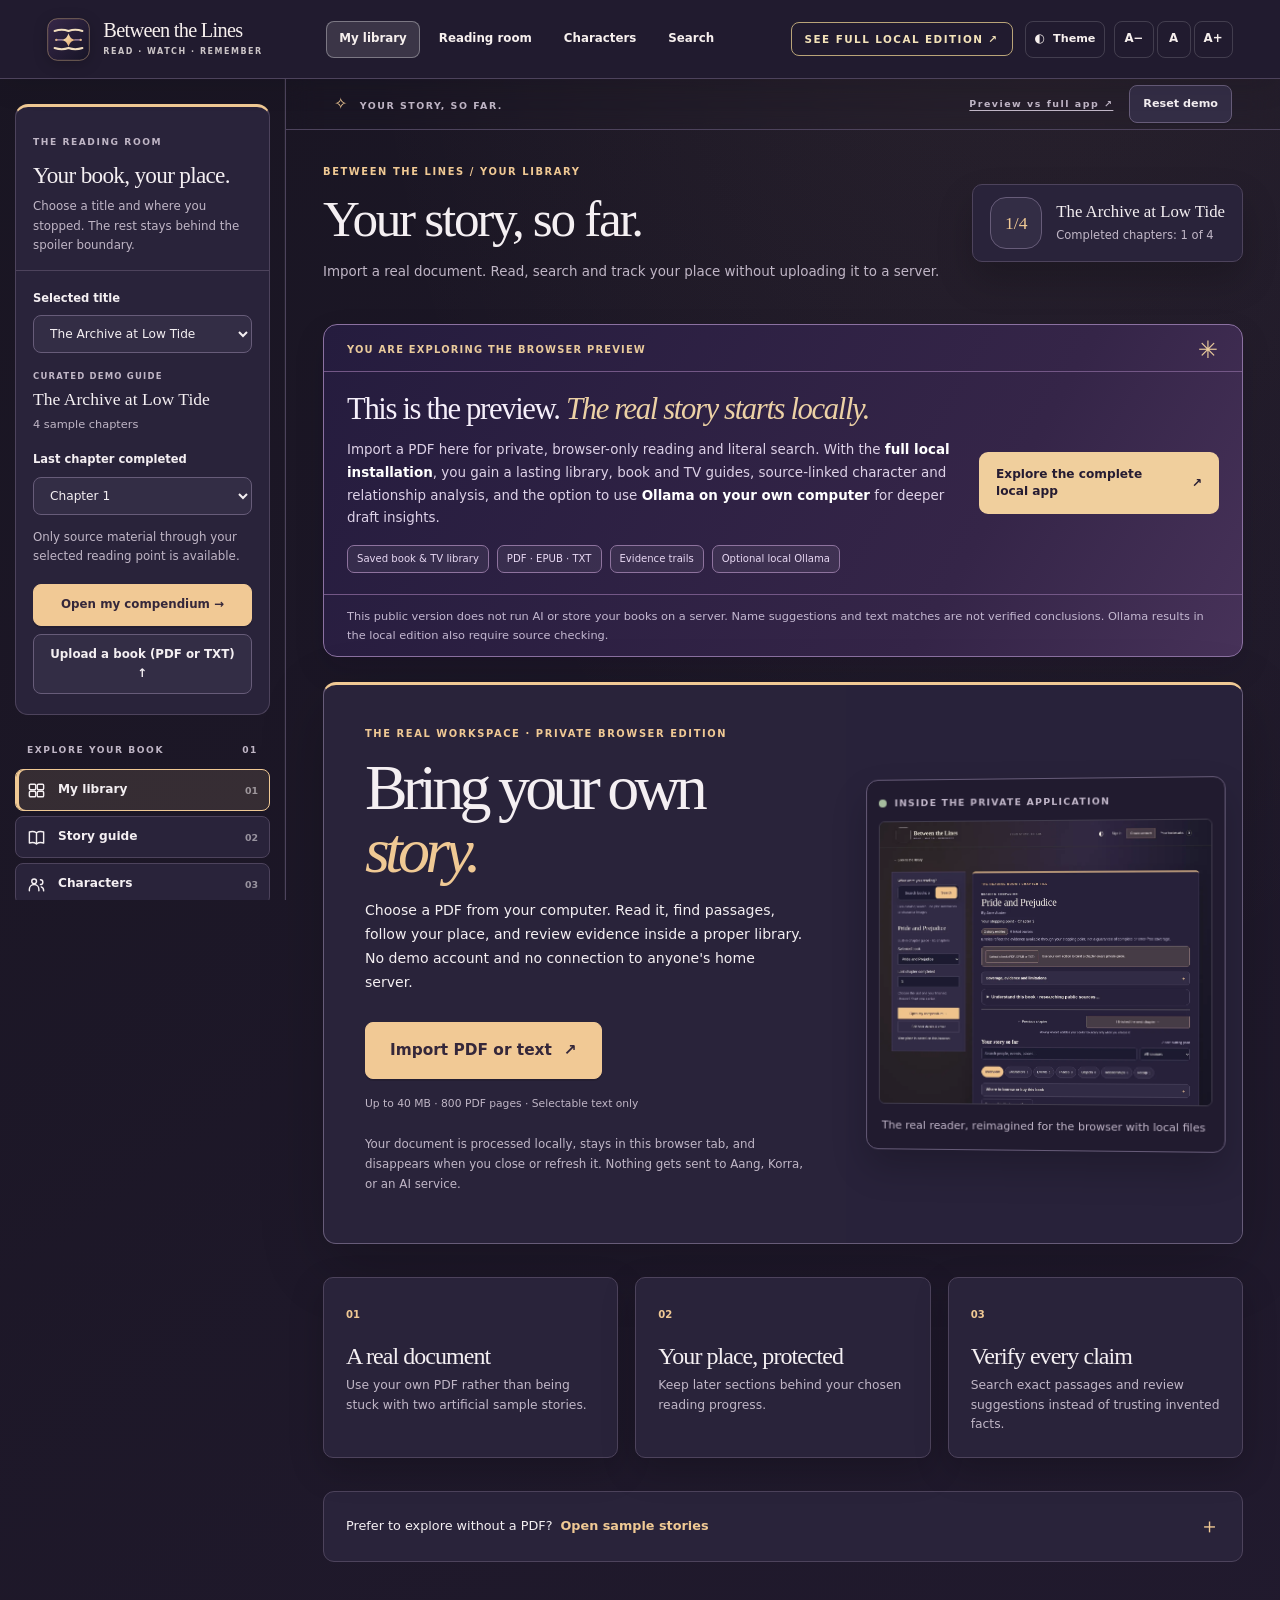
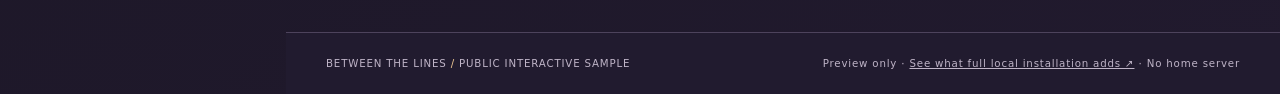
<file: demo/index.html>
<!doctype html>
<html lang="en" data-theme="amethyst">
<head>
  <meta charset="utf-8">
  <meta name="viewport" content="width=device-width, initial-scale=1">
  <meta name="theme-color" content="#f5f3ed">
  <meta name="description" content="Try the free browser preview of Between the Lines. The full local installation adds private libraries, book and TV research, evidence trails, and optional on-device Ollama analysis.">
  <meta http-equiv="Content-Security-Policy" content="default-src 'none'; script-src 'self'; worker-src 'self'; style-src 'self'; img-src 'self' data:; font-src 'self'; connect-src 'none'; frame-src 'none'; object-src 'none'; base-uri 'none'; form-action 'none'">
  <link rel="icon" href="../assets/mark.svg" type="image/svg+xml">
  <link rel="stylesheet" href="styles.css">
  <link rel="stylesheet" href="private-match.css">
  <script src="data.js" defer></script>
  <script src="import-engine.js" defer></script>
  <script src="demo.js" defer></script>
  <title>Reading room · Between the Lines interactive demo</title>
</head>
<body>
<a class="skip-link" href="#content">Skip to reading room</a>
<header class="product-header">
  <a class="product-brand" href="../" aria-label="Between the Lines portfolio home"><img src="../assets/private-logo.svg" width="48" height="48" alt=""><span><strong>Between the Lines</strong><small>READ · WATCH · REMEMBER</small></span></a>
  <nav class="product-links" aria-label="Main navigation">
    <button type="button" data-top-view="library">My library</button>
    <button type="button" data-top-view="story">Reading room</button>
    <button type="button" data-top-view="people">Characters</button>
    <button type="button" data-top-view="evidence">Search</button>
  </nav>
  <div class="product-actions"><a class="browser-edition-tag browser-full-link" href="../#local-edition">SEE FULL LOCAL EDITION ↗</a><button type="button" class="product-utility product-theme" id="theme-launch" aria-label="Choose color theme">◐ <span>Theme</span></button><button type="button" class="product-utility" data-text-adjust="-1" aria-label="Decrease reading text size">A−</button><button type="button" class="product-utility" data-text-adjust="0" aria-label="Reset reading text size">A</button><button type="button" class="product-utility" data-text-adjust="1" aria-label="Increase reading text size">A+</button></div>
</header>
<div class="app-shell">
  <aside class="sidebar">
    <div class="sidebar-reader-head"><span class="sidebar-overline">THE READING ROOM</span><strong>Your book, your place.</strong><p>Choose a title and where you stopped. The rest stays behind the spoiler boundary.</p></div>
    <div id="sidebar-book-panel" class="sidebar-book-panel" aria-live="polite"></div>
    <div class="sidebar-group-title">EXPLORE YOUR BOOK <span>01</span></div>
    <nav class="side-nav" aria-label="Demo sections">
      <button type="button" data-view="library" class="nav-item active" aria-current="page"><span class="nav-icon" aria-hidden="true"><svg viewBox="0 0 24 24" fill="none" stroke="currentColor" stroke-width="1.8" stroke-linecap="round" stroke-linejoin="round"><rect x="3" y="4" width="8" height="7" rx="1.5"/><rect x="13" y="4" width="8" height="7" rx="1.5"/><rect x="3" y="13" width="8" height="7" rx="1.5"/><rect x="13" y="13" width="8" height="7" rx="1.5"/></svg></span> My library <span class="nav-index">01</span></button>
      <button type="button" data-view="story" class="nav-item"><span class="nav-icon" aria-hidden="true"><svg viewBox="0 0 24 24" fill="none" stroke="currentColor" stroke-width="1.8" stroke-linecap="round" stroke-linejoin="round"><path d="M12 6c-3-2-6-2-9-1v14c3-1 6-1 9 1 3-2 6-2 9-1V5c-3-1-6-1-9 1Z"/><path d="M12 6v14"/></svg></span> Story guide <span class="nav-index">02</span></button>
      <button type="button" data-view="people" class="nav-item"><span class="nav-icon" aria-hidden="true"><svg viewBox="0 0 24 24" fill="none" stroke="currentColor" stroke-width="1.8" stroke-linecap="round"><circle cx="9" cy="8" r="3"/><path d="M3 20v-2a6 6 0 0 1 12 0v2M17 6a3 3 0 0 1 0 6m1 3a5 5 0 0 1 3 5"/></svg></span> Characters <span class="nav-index">03</span></button>
      <button type="button" data-view="relationships" class="nav-item"><span class="nav-icon" aria-hidden="true"><svg viewBox="0 0 24 24" fill="none" stroke="currentColor" stroke-width="1.8" stroke-linecap="round" stroke-linejoin="round"><circle cx="5" cy="5" r="2"/><circle cx="19" cy="5" r="2"/><circle cx="12" cy="19" r="2"/><path d="M7 6.5 11 17M17 6.5 13 17M7 5h10"/></svg></span> Relationships <span class="nav-index">04</span></button>
      <button type="button" data-view="evidence" class="nav-item"><span class="nav-icon" aria-hidden="true"><svg viewBox="0 0 24 24" fill="none" stroke="currentColor" stroke-width="1.8" stroke-linecap="round"><circle cx="10.5" cy="10.5" r="6.5"/><path d="m16 16 5 5"/></svg></span> Ask the source <span class="nav-index">05</span></button>
    </nav>
    <div class="sidebar-foot">
      <div class="theme-field"><label for="theme-select">Room appearance</label><select id="theme-select" aria-label="Choose Appearance"><option value="porcelain">Porcelain</option><option value="graphite">Graphite</option><option value="warm-paper">Warm Paper</option><option value="pine">Pine</option><option value="sage">Sage</option><option value="night-sky">Night Sky</option><option value="frost">Frost</option><option value="deep-sea">Deep Sea</option><option value="sea-glass">Sea Glass</option><option value="amethyst">Amethyst</option></select></div>
      <div class="sidebar-small"><span class="online-dot"></span> On-device workspace · No account<br><small>Personal uploads stay on your device.</small></div>
      <a class="case-study-link" href="../">← View the case study</a>
    </div>
  </aside>
  <div class="main-column">
    <div class="masthead"><span><span class="masthead-spark">✧</span> YOUR STORY, SO FAR.</span><div><a class="demo-kicker demo-local-link" href="../#edition-compare">Preview vs full app ↗</a><button type="button" class="button-outline small" id="reset-demo">Reset demo</button></div></div>
    <main id="content" tabindex="-1">
      <div class="page-title-block"><div><p class="eyebrow" id="page-eyebrow">YOUR PERSONAL LIBRARY</p><h1 id="page-title">A place for every story<span class="accent-period">.</span></h1><p class="page-subtitle" id="page-description">Bring a real PDF or open an example. Your document never leaves this browser.</p></div><div id="progress-summary" class="progress-summary" aria-live="polite"></div></div>
      <section class="demo-upgrade" aria-labelledby="upgrade-title"><div class="upgrade-top"><span class="upgrade-tag">YOU ARE EXPLORING THE BROWSER PREVIEW</span><span class="upgrade-mark" aria-hidden="true">✳</span></div><div class="upgrade-body"><div><h2 id="upgrade-title">This is the preview. <em>The real story starts locally.</em></h2><p>Import a PDF here for private, browser-only reading and literal search. With the <strong>full local installation</strong>, you gain a lasting library, book and TV guides, source-linked character and relationship analysis, and the option to use <strong>Ollama on your own computer</strong> for deeper draft insights.</p><div class="upgrade-tags"><span>Saved book &amp; TV library</span><span>PDF · EPUB · TXT</span><span>Evidence trails</span><span>Optional local Ollama</span></div></div><a class="upgrade-link" href="../#local-edition">Explore the complete local app <span aria-hidden="true">↗</span></a></div><p class="upgrade-fineprint">This public version does not run AI or store your books on a server. Name suggestions and text matches are not verified conclusions. Ollama results in the local edition also require source checking.</p></section>
      <nav id="workspace-tabs" class="workspace-tabs" aria-label="Reading guide sections"></nav>
      <div id="view-content" class="view-container" aria-live="off"></div>
    </main>
    <footer class="app-footer"><span>BETWEEN THE LINES <span class="sep">/</span> PUBLIC INTERACTIVE SAMPLE</span><span>Preview only · <a href="../#edition-compare">See what full local installation adds ↗</a> · No home server</span></footer>
  </div>
</div>
<dialog id="theme-dialog" class="theme-dialog" aria-labelledby="theme-dialog-title"><div class="theme-dialog-header"><div><p class="tiny-label">PERSONALIZE YOUR READING ROOM</p><h2 id="theme-dialog-title">Choose your atmosphere</h2><p>Ten coordinated themes from the full application, adapted for this browser demo.</p></div><button type="button" class="button-outline" id="theme-close" aria-label="Close themes">Close ×</button></div><div class="theme-grid" id="theme-options" role="group" aria-label="Appearance themes"></div></dialog>
<div class="toast" role="status" aria-live="polite" id="toast"></div>
</body>
</html>
</file>
<file: styles.css>
/* Between the Lines / portfolio edition. An editorial layout, not a SaaS template. */
:root{font-family:Arial,Helvetica,sans-serif;color-scheme:light;--paper:#f7f2e8;--paper-2:#f1e9dc;--ink:#17232a;--muted:#66706e;--line:#c7c3b7;--rust:#a74d30;--copper:#b77b52;--forest:#314b45;--card:#fffdf6;--blue:#243a43;--offwhite:#f8f2e7;--shadow:rgba(27,30,30,.12);--serif:Georgia,'Times New Roman',serif}
*{box-sizing:border-box}html{scroll-behavior:smooth;scroll-padding-top:94px}body{margin:0;background:var(--paper);color:var(--ink);font-size:16px;line-height:1.55;transition:background .3s,color .3s}button,input{font:inherit}a{color:inherit}img{max-width:100%;display:block}p{margin:0 0 1.1em}h1,h2,h3,h4{margin:0;font-weight:normal}em{font-weight:normal}button{cursor:pointer}.skip-link{position:absolute;z-index:50;top:-100px;left:20px;background:var(--ink);color:var(--paper);padding:12px 20px}.skip-link:focus{top:16px}:focus-visible{outline:3px solid var(--rust);outline-offset:4px}::selection{background:var(--rust);color:#fff}.section-wrap{width:min(1240px,calc(100% - 96px));margin:0 auto}.mono,.micro,.eyebrow,.chapter-label,.ribbon-right,.top-ribbon,.index-tag{font-family:'Arial Narrow',Arial,sans-serif;font-size:.68rem;font-weight:700;letter-spacing:.16em;text-transform:uppercase}.eyebrow{color:var(--rust);display:block;margin-bottom:24px}.top-ribbon{min-height:34px;display:flex;align-items:center;justify-content:space-between;padding:0 clamp(24px,6.4vw,100px);background:var(--ink);color:var(--paper);gap:16px;letter-spacing:.21em}.ribbon-right{font-size:.65rem}.mono{font-weight:400}.site-header{min-height:105px;padding:15px clamp(24px,6.4vw,100px);display:flex;justify-content:space-between;align-items:center;gap:25px;border-bottom:1px solid var(--line);background:var(--paper);position:relative;z-index:3}.wordmark{display:flex;align-items:center;gap:14px;text-decoration:none;font-family:var(--serif);font-size:1.35rem;line-height:.95;font-weight:700;letter-spacing:-.045em}.brand-seal{display:flex;align-items:center;justify-content:space-around;width:55px;height:55px;border:1.5px solid var(--ink);border-radius:50%;font-family:var(--serif);font-size:1rem;letter-spacing:-.15em;padding:0 5px}.brand-seal span{font-size:.8rem;color:var(--rust)}.main-nav{display:flex;align-items:center;gap:clamp(14px,2.3vw,36px)}.main-nav a{text-decoration:none;font-size:.79rem;letter-spacing:.02em;font-weight:700;position:relative;padding:10px 0}.main-nav a:after{content:'';height:1px;background:var(--rust);width:0;position:absolute;bottom:5px;left:0;transition:width .2s}.main-nav a:hover:after,.main-nav a:focus-visible:after{width:100%}.appearance-toggle{display:inline-flex;align-items:center;gap:10px;border:1px solid var(--ink);padding:9px 15px;background:transparent;color:var(--ink);border-radius:100px;font-size:.78rem;font-weight:700;white-space:nowrap}.appearance-toggle:hover{background:var(--ink);color:var(--paper)}.moon-mark{font-size:1.2rem;line-height:1}.hero{padding-top:43px}.hero-meta,.hero-footer{display:flex;align-items:center;justify-content:space-between;gap:18px}.hero-meta{margin:8px 0 27px}.hero-meta .eyebrow{margin:0;color:var(--forest)}.small-rule{display:inline-block;vertical-align:middle;width:30px;height:1px;background:var(--rust);margin-right:10px}.index-tag{color:var(--muted)}.hero-grid{display:grid;grid-template-columns:1.12fr .88fr;min-height:590px}.hero-copy{padding:22px 30px 45px 0;z-index:2}.hero h1{font-family:var(--serif);font-size:clamp(4.6rem,8.35vw,8.9rem);line-height:.94;letter-spacing:-.085em;color:var(--ink)}.hero h1 em{color:var(--rust);font-style:italic}.period{color:var(--rust)}.intro-copy{font-family:var(--serif);font-size:clamp(1.25rem,2vw,1.75rem);line-height:1.35;max-width:510px;margin:27px 0 15px;letter-spacing:-.027em}.body-copy{max-width:540px;color:var(--muted);font-size:.95rem;line-height:1.75}.hero-actions{display:flex;flex-wrap:wrap;align-items:center;gap:20px;margin-top:30px}.action{min-height:51px;text-decoration:none;display:inline-flex;align-items:center;gap:20px;justify-content:center;font-weight:700;font-size:.82rem;padding:13px 21px;border:1px solid var(--ink);transition:transform .15s,background .15s}.action:hover{transform:translateY(-2px)}.action.primary{background:var(--ink);color:var(--paper)}.action.primary:hover{background:var(--rust);border-color:var(--rust);color:white}.action.quiet{border-color:transparent;border-bottom-color:var(--ink);padding-left:0;padding-right:0}.hero-visual{position:relative;min-height:540px;background:#dcd7c8;border:1px solid #d3cbbc;overflow:hidden;isolation:isolate}.paper-pattern{position:absolute;inset:0;background:linear-gradient(115deg,#ddd5c4aa,#f2e9d58a 60%,#c5bbab88),repeating-linear-gradient(90deg,transparent,transparent 49px,#aaa08b26 50px);opacity:.9}.hero-book{position:absolute;width:270px;height:398px;top:48%;left:52%;transform:translate(-50%,-50%) rotate(-10deg);display:flex;filter:drop-shadow(20px 27px 17px rgba(25,26,26,.32))}.book-spine{width:21px;height:100%;background:linear-gradient(90deg,#10262a,#344a40 30%,#142b2d);border-radius:3px 0 0 3px;box-shadow:inset -4px 0 4px #0003}.book-cover{flex:1;height:100%;padding:29px 25px 24px;background:radial-gradient(ellipse at 70% 40%,#394d41,#152d31 75%);border:1px solid #092326;color:#e5d8bd;display:flex;flex-direction:column;justify-content:space-between;position:relative}.book-cover:before,.book-cover:after{content:'';position:absolute;pointer-events:none;inset:10px;border:1px solid #d3bb8c80}.book-cover:after{inset:14px;border-color:#d3bb8c35}.cover-rule{font-size:.52rem;letter-spacing:.23em;text-align:center}.cover-icon{font-size:3.8rem;text-align:center;color:#d0a577;line-height:1}.cover-title{font-family:var(--serif);font-size:2.5rem;letter-spacing:-.07em;line-height:1.05;text-align:center}.cover-bottom{text-align:center;font-size:.54rem;letter-spacing:.18em}.margin-note{position:absolute;bottom:67px;right:25px;max-width:133px;color:#4d5650;font-family:var(--serif);font-style:italic;font-size:.94rem;line-height:1.15;transform:rotate(-4deg)}.margin-symbol{display:block;font-size:1.7rem}.visual-caption{position:absolute;bottom:17px;left:20px;font-family:Arial,sans-serif;font-size:.61rem;font-weight:700;letter-spacing:.12em;color:#49544c}.visual-caption span{margin-left:14px}.hero-footer{border-top:1px solid var(--ink);border-bottom:1px solid var(--line);padding:17px 0 20px;font-size:.66rem;font-weight:700;letter-spacing:.13em;color:var(--muted);flex-wrap:wrap}.section-divider{padding-top:102px;padding-bottom:105px;border-bottom:1px solid var(--line)}.chapter-label{display:flex;align-items:center;gap:16px;color:var(--muted);margin-bottom:42px}.chapter-label span:first-child{font-size:.8rem;color:var(--rust);border:1px solid var(--rust);width:36px;height:36px;border-radius:50%;display:flex;align-items:center;justify-content:center}.premise-grid{display:grid;grid-template-columns:1fr 1fr;gap:8vw}.premise h2,.section-head h2,.boundary-heading h2,.status h2{font-family:var(--serif);font-size:clamp(2.8rem,4.8vw,5.4rem);letter-spacing:-.068em;line-height:1.05}.premise h2{max-width:620px}.section-head h2 em,.boundary-heading h2 em,.status h2 em{font-style:italic;color:var(--rust)}.narrative-column{padding-top:9px;max-width:530px}.narrative-column>p,.section-head>p,.boundary-heading>p,.status-grid>div>p:not(.eyebrow){color:var(--muted);font-size:1.06rem;line-height:1.8}.principle{border-top:1px solid var(--rust);display:flex;gap:13px;margin-top:32px;padding-top:24px;max-width:530px}.principle-glyph{font-family:var(--serif);font-size:5rem;color:var(--rust);line-height:.9}.principle p{font-family:var(--serif);font-size:1.19rem;line-height:1.5}.principle strong{font-family:Arial,sans-serif;letter-spacing:.12em;font-size:.64rem;text-transform:uppercase}.section-head{display:grid;grid-template-columns:1.3fr .7fr;gap:10%;align-items:end;margin-bottom:50px}.section-head>p{max-width:355px;margin-bottom:8px}.screen-layout{display:grid;grid-template-columns:1.28fr .72fr;gap:40px}.screen-main{margin:0}.screen-frame{height:660px;overflow:hidden;background:#171620;border:13px solid #18232b;box-shadow:9px 13px 0 #e5ddcf,0 26px 40px var(--shadow);border-radius:7px;position:relative}.screen-frame img{width:100%;height:auto;object-fit:cover;object-position:top}.screen-main figcaption{display:flex;gap:18px;align-items:baseline;padding-top:25px;flex-wrap:wrap}.screen-main figcaption span,.shelf-crop figcaption{font-weight:700;font-size:.68rem;letter-spacing:.13em;color:var(--rust)}.screen-main figcaption strong{font-family:var(--serif);font-size:1.3rem}.screen-main figcaption small,.shelf-crop figcaption span{font-size:.72rem;color:var(--muted)}.feature-entry{padding:2px 0 20px;margin-bottom:22px;border-bottom:1px solid var(--line)}.feature-entry span{font-size:.64rem;font-weight:700;letter-spacing:.18em;color:var(--rust)}.feature-entry h3{font-family:var(--serif);font-size:1.65rem;letter-spacing:-.04em;margin:8px 0}.feature-entry p{font-size:.91rem;color:var(--muted);line-height:1.67;margin:0}.shelf-crop{margin:27px 0 0}.shelf-frame{height:215px;border:7px solid #1a2930;background:#131824;overflow:hidden;box-shadow:5px 8px 0 #e3d9ca}.shelf-frame img{width:100%;height:auto}.shelf-crop figcaption{margin-top:13px}.boundary-section{background:var(--ink);color:var(--offwhite);padding:100px 0}.boundary-section .chapter-label{color:#d1bd9f}.boundary-section .chapter-label span:first-child{color:#f1c7a1;border-color:#f1c7a1}.boundary-heading{display:grid;grid-template-columns:1fr .76fr;align-items:end;gap:10%;margin-bottom:49px}.boundary-heading h2 em{color:#e1b38d}.boundary-heading .eyebrow{color:#dbb393}.boundary-heading>p{color:#d0cac0;max-width:390px}.boundary-ui{background:#f6f1e6;color:#1c2c2d;border-radius:2px;box-shadow:12px 14px 0 rgba(248,240,222,.07);overflow:hidden}.boundary-top{padding:28px 32px;display:flex;gap:20px;align-items:center;justify-content:space-between;border-bottom:1px solid #c7c2b7}.micro{font-size:.61rem;color:#9d6049}.boundary-top h3{font-family:var(--serif);font-size:2.05rem;letter-spacing:-.04em;margin:3px 0}.boundary-top p{color:#6d746d;font-size:.83rem;margin:0}.chapter-steps{display:flex;gap:7px}.chapter-steps button{width:49px;height:49px;border:1px solid #a1a89d;background:transparent;color:#1c2c2d;font-family:var(--serif);font-size:1.18rem}.chapter-steps button[aria-pressed="true"]{background:#1f3839;color:#faf3e8;border-color:#1f3839}.chapter-steps button:hover:not([aria-pressed="true"]){background:#e2dccd}.boundary-body{display:grid;grid-template-columns:1.05fr .95fr}.paper-reading,.paper-evidence{padding:33px 37px 42px}.paper-reading{border-right:1px solid #c7c2b7}.paper-reading-top{display:flex;justify-content:space-between;align-items:center;gap:12px;flex-wrap:wrap}.paper-reading .eyebrow,.paper-evidence .eyebrow{font-size:.61rem;color:#a24a32;margin:0}.mini-pill{border:1px solid #b7b8a9;border-radius:40px;padding:5px 11px;font-size:.68rem;font-weight:700;white-space:nowrap}.paper-reading h4,.paper-evidence h4{font-family:var(--serif);font-size:1.75rem;letter-spacing:-.035em;margin:20px 0}.passages{min-height:216px}.passages article{border-left:2px solid #b57a54;padding:4px 0 2px 17px;margin-bottom:23px}.passages span,.quote-box>span{font-size:.62rem;font-weight:700;letter-spacing:.16em;color:#9e553c}.passages p{font-family:var(--serif);font-size:1.08rem;line-height:1.7;margin:8px 0 0}.reading-foot{display:flex;align-items:center;gap:10px;color:#6f776d;font-size:.8rem;border-top:1px solid #c5c2b7;padding-top:17px}.reading-foot span{color:#b76b46}.verdict{font-size:.72rem;font-weight:700;letter-spacing:.04em;color:#2a6552;display:flex;gap:9px;align-items:center}.verdict-dot{width:8px;height:8px;background:#2a6552;border-radius:50%;display:inline-block}.evidence-answer{font-family:var(--serif);font-size:1.16rem;line-height:1.6;margin:20px 0}.quote-box{padding:19px 22px;background:#e8e1d2;border-left:3px solid #b57a54}.quote-box blockquote{font-family:var(--serif);font-size:1.03rem;line-height:1.6;margin:10px 0 0}.unknown{margin-top:25px;font-size:.86rem;display:flex;flex-direction:column;gap:6px;color:#74776f}.unknown strong{color:#30413f}.boundary-bottom{display:flex;justify-content:space-between;align-items:center;gap:12px;border-top:1px solid #c7c2b7;padding:17px 30px}.boundary-bottom p{margin:0;text-align:center;font-size:.75rem;color:#65716c}.step-control{display:inline-flex;justify-content:center;align-items:center;gap:11px;border:1px solid #1f3839;background:transparent;color:#1f3839;padding:11px 15px;font-size:.79rem;font-weight:700}.step-control.next{background:#1f3839;color:#fff8ef}.step-control:hover:not(:disabled){background:#ac5940;color:white;border-color:#ac5940}.step-control:disabled{cursor:not-allowed;opacity:.4}.demo-disclaimer{font-size:.79rem;color:#c3bbae;margin:22px 0 0}.engineering .chapter-label{margin-bottom:30px}.architecture{border:1px solid var(--ink);padding:25px 30px;margin:20px 0 42px}.architecture-line{display:flex;align-items:stretch;gap:12px}.arch-node{flex:1;display:flex;flex-direction:column;gap:11px;padding:15px 15px 22px}.arch-num{font-family:var(--serif);font-size:2rem;color:var(--rust);line-height:1}.arch-node strong{font-family:var(--serif);font-size:1.3rem;letter-spacing:-.025em}.arch-node small{font-size:.83rem;color:var(--muted);line-height:1.55}.arch-arrow{font-size:2rem;align-self:center;color:var(--rust)}.arch-foundation{border-top:1px solid var(--line);display:flex;align-items:baseline;gap:23px;padding:22px 15px 4px}.arch-foundation span{color:var(--rust);font-size:.64rem;font-weight:700;letter-spacing:.11em;white-space:nowrap}.arch-foundation strong{font-family:var(--serif);font-size:.99rem;font-weight:normal}.engineering-grid{display:grid;grid-template-columns:repeat(3,1fr);gap:30px}.engineering-grid article{border-top:2px solid var(--rust);padding-top:24px}.engineering-grid .eyebrow{font-size:.65rem;margin-bottom:20px}.engineering-grid h3{font-family:var(--serif);font-size:1.7rem;line-height:1.18;letter-spacing:-.04em;margin-bottom:13px}.engineering-grid p{color:var(--muted);line-height:1.75;font-size:.88rem}.status-grid{display:grid;grid-template-columns:1fr 1fr;gap:9vw}.status-list>div{display:flex;gap:19px;padding:23px 0;border-top:1px solid var(--line)}.status-icon{border:1px solid var(--forest);color:var(--forest);display:flex;align-items:center;justify-content:center;width:34px;height:34px;flex-shrink:0;border-radius:50%;font-size:1.25rem}.status-icon.pending{color:var(--rust);border-color:var(--rust)}.status-list strong{display:block;font-family:var(--serif);font-size:1.18rem}.status-list p{font-size:.87rem;color:var(--muted);line-height:1.68;margin:7px 0 0}.closing{border-top:1px solid var(--line);text-align:center;padding-top:65px;margin-top:85px}.closing .eyebrow{margin-bottom:15px}.closing>p{font-family:var(--serif);font-size:clamp(3.4rem,7vw,7rem);letter-spacing:-.07em;line-height:1.03}.closing em{color:var(--rust)}.top-link{display:inline-block;border-bottom:1px solid var(--ink);padding-bottom:5px;margin-top:10px;text-decoration:none;font-weight:700;font-size:.81rem}.footer{padding:40px 0 55px;display:flex;align-items:flex-start;justify-content:space-between;gap:25px}.footer>div{display:flex;flex-direction:column;gap:5px}.footer strong{font-family:var(--serif);letter-spacing:.05em;font-size:1.05rem}.footer span{font-size:.61rem;font-weight:700;letter-spacing:.17em;color:var(--rust)}.footer p{max-width:515px;font-size:.76rem;color:var(--muted)}.footer a{text-decoration:none;border-bottom:1px solid var(--ink);font-size:.8rem;font-weight:700}
/* Ink edition: one intentionally crafted alternate, without hiding the application's ten themes. */
html[data-appearance="ink"]{color-scheme:dark;--paper:#151e22;--paper-2:#19262b;--ink:#eee7d7;--muted:#abb4b0;--line:#435253;--rust:#e2a184;--copper:#d1a27b;--forest:#d7c6a6;--card:#213034;--shadow:rgba(0,0,0,.45);--offwhite:#f8f2e7}html[data-appearance="ink"] .top-ribbon{background:#ece1ce;color:#15262a}html[data-appearance="ink"] .hero-visual{filter:saturate(.8)}html[data-appearance="ink"] .hero-actions .action.primary{background:#eee7d7;color:#151e22}html[data-appearance="ink"] .hero-actions .action.primary:hover{background:#e2a184;color:#151e22}html[data-appearance="ink"] .boundary-section{background:#0d1518}html[data-appearance="ink"] .screen-frame{box-shadow:9px 13px 0 #273234,0 26px 40px var(--shadow)}html[data-appearance="ink"] .shelf-frame{box-shadow:5px 8px 0 #273234}html[data-appearance="ink"] .appearance-toggle:hover{background:#eee7d7;color:#151e22}
@media(max-width:1100px){.section-wrap{width:min(1240px,calc(100% - 64px))}.hero h1{font-size:clamp(4.2rem,7.8vw,8rem)}.hero-book{transform:translate(-50%,-50%) rotate(-9deg) scale(.84)}.main-nav{gap:18px}}
@media(max-width:820px){.top-ribbon{padding:8px 22px}.site-header{flex-wrap:wrap;min-height:96px;padding:16px 25px}.main-nav{order:3;flex-basis:100%;justify-content:space-between}.appearance-toggle{margin-left:auto}.section-wrap{width:calc(100% - 44px)}.hero-grid{grid-template-columns:1fr;min-height:auto}.hero-copy{padding:0 0 45px}.hero h1{font-size:clamp(4.7rem,12vw,7.5rem)}.hero-visual{min-height:430px}.hero-book{transform:translate(-50%,-50%) rotate(-10deg) scale(.78)}.hero-footer{justify-content:center;gap:13px 25px}.section-divider{padding:75px 0}.premise-grid,.section-head,.screen-layout,.boundary-heading,.status-grid{grid-template-columns:1fr;gap:28px}.section-head>p,.boundary-heading>p{max-width:680px}.screen-frame{height:620px}.screen-aside{display:grid;grid-template-columns:repeat(2,1fr);gap:12px 26px}.shelf-crop{margin:0}.boundary-body{grid-template-columns:1fr}.paper-reading{border-right:0;border-bottom:1px solid #c7c2b7}.boundary-heading{margin-bottom:30px}.engineering-grid{gap:15px}.engineering-grid h3{font-size:1.35rem}.architecture-line{gap:0}.arch-node{padding:10px}.arch-arrow{font-size:1rem}.arch-foundation{flex-direction:column;gap:5px}.closing{margin-top:50px;padding-top:50px}}
@media(max-width:550px){.top-ribbon{font-size:.53rem;letter-spacing:.08em}.ribbon-right{display:none}.wordmark{font-size:1.05rem}.brand-seal{height:44px;width:44px}.main-nav a{font-size:.68rem}.appearance-toggle{font-size:.69rem;padding:8px 10px}.hero{padding-top:30px}.hero-meta{margin-bottom:16px}.index-tag{display:none}.hero h1{font-size:clamp(3.45rem,13vw,5.3rem)}.hero-grid{display:flex;flex-direction:column}.hero-visual{min-height:345px}.hero-book{transform:translate(-50%,-50%) rotate(-10deg) scale(.63)}.hero-actions{gap:14px}.action{width:100%}.hero-footer{font-size:.58rem;justify-content:space-between}.chapter-label{margin-bottom:29px}.premise h2,.section-head h2,.boundary-heading h2,.status h2{font-size:2.75rem}.screen-aside{display:block}.screen-frame{height:480px;border-width:8px}.screen-main figcaption{gap:5px 12px}.feature-entry{margin-bottom:19px}.shelf-frame{height:180px}.boundary-section{padding:60px 0}.boundary-top{align-items:flex-start;flex-direction:column;padding:24px}.boundary-top h3{font-size:1.7rem}.boundary-body .paper-reading,.boundary-body .paper-evidence{padding:24px}.paper-reading h4,.paper-evidence h4{font-size:1.4rem}.passages{min-height:0}.boundary-bottom{display:grid;grid-template-columns:1fr 1fr;padding:15px}.boundary-bottom p{grid-column:1/-1;grid-row:1}.step-control{padding:9px 7px;font-size:.68rem;gap:6px}.architecture{padding:17px}.architecture-line{flex-direction:column}.arch-node{padding:13px 0}.arch-arrow{transform:rotate(90deg);line-height:1}.engineering-grid{grid-template-columns:1fr}.footer{flex-direction:column;gap:15px}.closing>p{font-size:3.1rem}}
@media(prefers-reduced-motion:reduce){html{scroll-behavior:auto}*,*::before,*::after{transition:none!important;animation:none!important}}
.screen-frame a,.shelf-frame a{display:block;height:100%;outline-offset:-4px}.screen-frame a:hover img,.shelf-frame a:hover img{filter:brightness(1.09)}

/* Public demo navigation */
.main-nav a[href="demo/"]{border:1px solid var(--ink);padding:8px 11px;font-weight:700}.main-nav a[href="demo/"]:hover{background:var(--ink);color:var(--paper)}
@media(max-width:550px){.main-nav{flex-wrap:wrap;justify-content:center;gap:3px 12px}.main-nav a{padding:6px 0}.main-nav a[href="demo/"]{padding:6px 10px}}


/* C114 — Lead with the actual self-hosted application, not a decorative sample. */
.hero-real-app{align-self:stretch;margin:0;min-height:500px;background:#1d1831;border:1px solid #514369;color:#f3ecfa;position:relative;display:flex;flex-direction:column;justify-content:center;padding:26px 25px 30px;overflow:hidden;box-shadow:13px 14px 0 color-mix(in srgb,var(--ink) 9%,transparent)}
.hero-app-meta{display:flex;align-items:center;gap:10px;color:#e7d9a5;font-weight:700;letter-spacing:.12em;font-size:.62rem;margin-bottom:22px}
.hero-app-meta>span:last-child{margin-left:auto;letter-spacing:.05em;color:#b7aec4;font-weight:500;text-align:right;font-size:.55rem}
.screen-live-dot{height:8px;width:8px;border-radius:50%;background:#b9d79b;box-shadow:0 0 0 4px #b9d79b22;flex:none}
.hero-app-image{padding:8px;background:#100d1b;border:1px solid #65577a;box-shadow:0 18px 35px #0008;transform:rotate(-1.1deg);transition:transform .2s}
.hero-real-app:hover .hero-app-image{transform:rotate(0deg)}
.hero-app-image img{width:100%;height:auto;aspect-ratio:1.55;object-fit:cover;object-position:top;border:1px solid #352b49}
.hero-real-app figcaption{display:flex;flex-direction:column;gap:6px;margin-top:24px;max-width:85%}
.hero-real-app figcaption strong{font:normal 1.75rem/1.1 var(--serif)}
.hero-real-app figcaption span{color:#c5bdce;font-size:.76rem}
.hero-app-stamp{position:absolute;bottom:21px;right:21px;border:1px solid #b8a577;border-radius:50%;height:68px;width:68px;display:grid;place-content:center;text-align:center;transform:rotate(9deg);font-size:.57rem;letter-spacing:.11em;line-height:1.6;color:#e9d69e}
.hero-difference{border-left:3px solid var(--rust);padding:6px 0 6px 14px;margin:24px 0 0;font-size:.79rem;line-height:1.55;color:var(--muted);max-width:550px}
.hero-difference span{color:var(--rust);margin-right:6px}
.local-edition{background:#1c1830;color:#f1edf8;padding:100px 0 90px;border-top:1px solid #766585;border-bottom:1px solid #766585}
.local-edition .chapter-label{border-color:#6b5c7b;color:#c8badc}
.local-edition .eyebrow{color:#e4c28c}
.local-intro{display:grid;grid-template-columns:1.28fr 1fr;align-items:end;gap:55px;margin:25px 0 37px}
.local-intro h2,.compare-header h2,.install-grid h2{font:normal clamp(2.8rem,5vw,5rem)/1.06 var(--serif);letter-spacing:-.06em}
.local-intro h2 em{font-style:italic;color:#dfb6ea}
.local-intro-side{padding-left:23px;border-left:1px solid #6c587e}
.edition-pill{display:inline-block;border:1px solid #ac956b;color:#ead2a4;padding:6px 11px;font-size:.63rem;font-weight:700;letter-spacing:.12em;margin-bottom:15px}
.local-intro-side p{font-size:.94rem;line-height:1.8;color:#c9bed6;max-width:550px}
.local-secondary{border-color:#b8a575;color:#f6e2b9;background:transparent}
.local-secondary:hover{background:#3c3152;color:white;border-color:#dfb6ea}
.local-feature-grid{display:grid;grid-template-columns:repeat(3,minmax(0,1fr));gap:13px}
.local-feature{border:1px solid #564567;background:#271f40;padding:28px 27px 24px;min-height:252px;display:flex;flex-direction:column;gap:14px;position:relative;transition:background .18s,transform .18s}
.local-feature:hover{background:#35294e;transform:translateY(-3px)}
.feature-id,.feature-foot{font-size:.62rem;font-weight:700;letter-spacing:.14em;color:#e1bd8b}
.local-feature h3{font:normal 1.7rem/1.17 var(--serif);letter-spacing:-.04em}
.local-feature p{color:#c5bcd4;font-size:.84rem;line-height:1.7;margin:0 0 8px}
.feature-foot{margin-top:auto;color:#bdadd2;font-size:.54rem}
.local-showcase{display:grid;grid-template-columns:.97fr 1fr;gap:45px;align-items:center;border:1px solid #635477;margin-top:42px;padding:27px 45px 27px 27px;background:linear-gradient(120deg,#2b2343,#1c1830)}
.local-shot-frame{max-height:490px;overflow:hidden;background:#12101d;border:7px solid #0f0c19;box-shadow:10px 13px 0 #100c1d;position:relative}
.local-shot-frame img{width:100%;height:auto;display:block;object-fit:cover;object-position:top}
.local-shot-frame:after{content:'ACTUAL DEVELOPMENT SCREENSHOT';position:absolute;left:12px;bottom:12px;background:#171020e8;padding:5px 8px;font-size:.56rem;letter-spacing:.08em;color:#f1dcb2}
.local-showcase-copy h3{font:normal clamp(2.3rem,3.9vw,4rem)/1.08 var(--serif);letter-spacing:-.065em;margin:0 0 21px}
.local-showcase-copy h3 em{color:#d8b4ee}
.local-showcase-copy>p{font-size:.86rem;color:#c9bfd7;line-height:1.8}
.showcase-points{display:flex;flex-direction:column;border-top:1px solid #655676;margin:24px 0 28px}
.showcase-points span{display:flex;gap:15px;border-bottom:1px solid #655676;padding:11px 0;color:#e5bf92;font-size:.71rem}
.showcase-points strong{color:#f1eaf7;font-size:.81rem;letter-spacing:0}
.edition-compare{padding:100px 0}
.compare-header{display:grid;grid-template-columns:1.1fr .9fr;gap:40px;align-items:end;margin:28px 0 40px}
.compare-header h2 em,.install-grid h2 em{color:var(--rust)}
.compare-header>p{color:var(--muted);line-height:1.8;max-width:520px}
.compare-table-wrap{overflow-x:auto;border:1px solid var(--line);background:var(--card)}
.compare-table{border-collapse:collapse;width:100%;table-layout:fixed;min-width:675px;text-align:left}
.compare-table th,.compare-table td{padding:18px 24px;border-bottom:1px solid var(--line);font-size:.84rem;line-height:1.55;vertical-align:middle}
.compare-table th:first-child{width:37%}.compare-table thead th{font-size:1.04rem;font-family:var(--serif);font-weight:normal;background:var(--paper-2)}
.compare-table thead th small{display:block;color:var(--muted);font:normal .73rem/1.55 Arial,Helvetica,sans-serif;margin-top:5px}
.compare-table tbody th{font-weight:700;font-size:.82rem}
.compare-table .compare-local-head,.compare-table td:last-child{background:#eee5fa;color:#34244b;border-left:2px solid #9b83bb}
.compare-table td:nth-child(2){color:var(--muted)}
.compare-table tr:last-child th,.compare-table tr:last-child td{border-bottom:0}
.compare-actions{display:flex;justify-content:space-between;align-items:center;gap:25px;padding:29px 0;border-bottom:1px solid var(--line)}
.compare-actions strong{font:normal 1.5rem var(--serif)}
.compare-actions p{font-size:.8rem;color:var(--muted);max-width:620px;margin:6px 0 0}
.install-section{background:var(--paper-2);padding:92px 0}
.install-grid{display:grid;grid-template-columns:1fr 1fr;gap:9vw;align-items:start}
.install-grid>div>p:not(.eyebrow){font-size:.91rem;line-height:1.8;color:var(--muted);margin:26px 0}
.install-steps>div{display:grid;grid-template-columns:60px 1fr;border-top:1px solid var(--line);padding:25px 0;gap:18px}
.install-steps>div>span{font:normal 2.2rem/1 var(--serif);color:var(--rust)}
.install-steps h3{font:normal 1.55rem var(--serif);letter-spacing:-.035em;margin-bottom:8px}
.install-steps p{color:var(--muted);font-size:.84rem;line-height:1.75;margin:0}
.install-privacy{display:flex;gap:16px;padding:18px 20px;background:var(--card);border-left:3px solid var(--rust)}
.install-privacy span{color:var(--rust);font-size:1.3rem}
.install-privacy p{margin:0;font-size:.8rem;line-height:1.65;color:var(--muted)}
.install-privacy strong{color:var(--ink)}
.install-actions{display:flex;flex-wrap:wrap;gap:12px;margin-top:26px}
.install-actions .action.quiet{border:1px solid var(--ink);padding:12px 18px}
html[data-appearance='ink'] .compare-table .compare-local-head,html[data-appearance='ink'] .compare-table td:last-child{background:#30283f;color:#f3e4ff;border-left-color:#aa8eca}
html[data-appearance='ink'] .compare-table thead th{background:#263237}
@media(max-width:1000px){.local-intro,.compare-header{grid-template-columns:1fr;gap:22px}.local-intro-side{padding-left:0;border:0}.local-feature-grid{grid-template-columns:repeat(2,minmax(0,1fr))}.local-showcase{gap:20px;padding:22px}.install-grid{gap:5vw}}
@media(max-width:820px){.hero-real-app{min-height:420px}.local-edition,.edition-compare,.install-section{padding:70px 0}.local-showcase,.install-grid{grid-template-columns:1fr}.local-shot-frame{max-height:350px}.local-showcase-copy{padding:12px}.compare-actions{align-items:stretch;flex-direction:column}.compare-actions .action{align-self:flex-start}}
@media(max-width:550px){.hero-real-app{min-height:360px;padding:16px}.hero-app-meta{font-size:.55rem}.hero-app-meta>span:last-child{display:none}.hero-real-app figcaption strong{font-size:1.4rem}.hero-app-stamp{height:53px;width:53px;font-size:.44rem}.local-feature-grid{grid-template-columns:1fr}.local-feature{min-height:0;padding:23px}.local-intro h2,.compare-header h2,.install-grid h2{font-size:2.75rem}.local-showcase{padding:15px}.local-shot-frame{max-height:250px}.compare-table th,.compare-table td{padding:14px 17px}.install-actions .action,.compare-actions .action{width:100%}}


/* C115 — a darker, less image-led portfolio opening. The real development screenshots live in the experience tour. */
html[data-appearance="ink"]{color-scheme:dark;--paper:#191724;--paper-2:#211e2d;--ink:#f6f0e6;--muted:#c3bccb;--line:#49415b;--rust:#ecc08d;--copper:#cda47a;--forest:#e8c996;--card:#282235;--blue:#302a43;--shadow:rgba(0,0,0,.32)}
html[data-appearance="ink"] .top-ribbon{background:#100e19;color:#d8c4a0;border-bottom:1px solid #43364b}
html[data-appearance="ink"] .site-header{background:#191724}
html[data-appearance="ink"] .hero-actions .action.primary{background:#e8c9a0;color:#201a2c;border-color:#e8c9a0}
html[data-appearance="ink"] .hero-actions .action.primary:hover{background:#f5dfbd;border-color:#f5dfbd}
html[data-appearance="ink"] .compare-table .compare-local-head,html[data-appearance="ink"] .compare-table td:last-child{background:#31273e;color:#f3e8fa}
html[data-appearance="ink"] .compare-table thead th{background:#292237}
html[data-appearance="ink"] .hero-meta .eyebrow{color:#ebcba2}
html[data-appearance="ink"] .main-nav a[href="demo/"]{border-color:#e8c9a0;color:#edcfaa}
html[data-appearance="ink"] .appearance-toggle{border-color:#696075}
html[data-appearance="ink"] .appearance-toggle:hover{background:#e8c9a0;color:#201a2c}
.hero-grid{grid-template-columns:1.03fr .97fr;gap:clamp(35px,5vw,85px);align-items:center;min-height:650px}
.hero-copy{padding-top:25px}
.hero h1{font-size:clamp(4.7rem,8.1vw,8.5rem)}
.hero-atlas{width:100%;min-height:630px;display:flex;flex-direction:column;position:relative;isolation:isolate;color:#f6e8dc;background:radial-gradient(circle at 50% 46%,#473756 0,#2b243c 35%,#1a1727 70%,#181522 100%);border-radius:46% 46% 17% 17%/11% 11% 10% 10%;overflow:hidden;border:1px solid #695274;box-shadow:0 25px 85px #0002}
.hero-atlas:before{content:'';position:absolute;inset:0;pointer-events:none;z-index:-1;background:radial-gradient(circle at 20% 25%,#eabf8c19,transparent 30%),radial-gradient(circle at 75% 82%,#9781c022,transparent 35%);opacity:1}
.atlas-top,.atlas-footer{display:flex;align-items:center;gap:12px;justify-content:space-between;padding:24px 26px;font-size:.59rem;letter-spacing:.15em;font-weight:700;color:#dfc69d}
.atlas-top-right{color:#b5a8c2;font-size:.52rem;letter-spacing:.09em;margin-left:auto;text-align:right}
.atlas-top-rule{width:7px;height:7px;border:1px solid #f7d6aa;transform:rotate(45deg);flex:none}
.atlas-stage{position:relative;min-height:510px;flex:1;overflow:hidden}
.atlas-ring{position:absolute;left:50%;top:48%;border:1px solid #ae8fbd4b;border-radius:50%;transform:translate(-50%,-50%);pointer-events:none}
.atlas-ring-outer{width:420px;height:420px;box-shadow:0 0 0 37px #a68cba0c,0 0 0 74px #a68cba07}
.atlas-ring-inner{width:290px;height:290px;border-style:dashed;border-color:#cead924a;transform:translate(-50%,-50%) rotate(20deg)}
.atlas-orbit-line{position:absolute;top:50%;left:50%;height:1px;background:linear-gradient(90deg,transparent,#d9b79b88,transparent);transform-origin:0 0;width:280px}
.orbit-one{transform:rotate(-43deg)}.orbit-two{transform:rotate(23deg)}.orbit-three{transform:rotate(156deg)}
.atlas-center{width:187px;height:187px;border:1px solid #d9b99798;border-radius:50%;background:radial-gradient(circle at 38% 30%,#4a3d58,#251f36 70%);display:flex;flex-direction:column;align-items:center;justify-content:center;position:absolute;left:50%;top:48%;transform:translate(-50%,-50%);text-align:center;box-shadow:0 18px 60px #0e0b1fbb,0 0 0 10px #e5b78d0b;z-index:1}
.atlas-center-mark{font:normal 2.2rem/1 var(--serif);letter-spacing:-.14em;color:#f8e4c4;margin:0 0 14px}.atlas-center-mark span{font:normal 1.2rem var(--serif);color:#e9bb8b;vertical-align:middle;margin:0 6px}
.atlas-center-title{font:normal 1.15rem/1.17 var(--serif);letter-spacing:-.03em}.atlas-center-small{font-size:.44rem;letter-spacing:.11em;color:#bdadc9;margin-top:13px}
.atlas-item{position:absolute;border:1px solid #8b748e88;background:#292237f1;backdrop-filter:blur(5px);box-shadow:0 14px 32px #0b091548;border-radius:13px;padding:14px 16px;min-width:159px;max-width:205px;z-index:2}
.atlas-item>span{font-size:.52rem;letter-spacing:.13em;color:#dfbc93;display:block;font-weight:700}.atlas-item strong{display:block;font:normal 1.23rem/1.2 var(--serif);margin:7px 0 4px}.atlas-item small{display:block;font-size:.58rem;color:#c4b8d0}
.atlas-item-one{left:6%;top:17%;transform:rotate(-4deg)}.atlas-item-two{right:5%;top:21%;transform:rotate(5deg)}.atlas-item-three{right:12%;bottom:11%;transform:rotate(-3deg)}
.atlas-locked{position:absolute;left:7%;bottom:11%;font-size:.55rem;letter-spacing:.1em;color:#cbb7d5;max-width:150px;display:flex;align-items:center;gap:8px;line-height:1.6}.atlas-locked span{font-size:1.5rem;color:#e6c5a3}
.atlas-footer{border-top:1px solid #544360;position:relative;padding:21px 27px;gap:15px;font-size:.5rem;color:#d6c5de}
.atlas-footer span{display:flex;align-items:center;gap:7px}.atlas-footer span:last-child{color:#ad9cb8;text-align:right}
.atlas-status-dot{display:inline-block;width:7px;height:7px;border-radius:50%;background:#9bcdaf;box-shadow:0 0 0 4px #9bcdaf20}
html[data-appearance="paper"] .hero-atlas{box-shadow:0 30px 65px rgba(28,29,42,.17)}
@media(max-width:1100px){.hero-grid{gap:22px}.atlas-item{min-width:138px;padding:10px 12px}.atlas-ring-outer{width:365px;height:365px}.atlas-item-one{left:3%}.atlas-item-two{right:2%}.atlas-item-three{right:4%}}
@media(max-width:820px){.hero-grid{grid-template-columns:1fr;min-height:0;gap:22px}.hero-copy{padding:12px 0 18px}.hero-atlas{max-width:650px;margin:0 auto;min-height:530px}.atlas-stage{min-height:410px}.hero h1{font-size:clamp(4.6rem,11vw,7rem)}}
@media(max-width:520px){.hero-atlas{min-height:455px;border-radius:36% 36% 13% 13%/8% 8% 6% 6%}.atlas-top,.atlas-footer{padding:18px;font-size:.51rem}.atlas-top-right,.atlas-footer span:last-child{display:none!important}.atlas-stage{min-height:360px}.atlas-ring-outer{width:290px;height:290px}.atlas-ring-inner{width:216px;height:216px}.atlas-center{width:142px;height:142px}.atlas-center-mark{font-size:1.7rem;margin-bottom:8px}.atlas-center-mark span{font-size:.9rem}.atlas-center-title{font-size:.91rem}.atlas-center-small{font-size:.36rem;margin-top:7px}.atlas-item{min-width:0;max-width:128px;padding:9px;border-radius:9px}.atlas-item>span{font-size:.43rem}.atlas-item strong{font-size:.94rem}.atlas-item small{font-size:.48rem}.atlas-item-one{left:2%;top:9%}.atlas-item-two{right:2%;top:12%}.atlas-item-three{right:5%;bottom:8%}.atlas-locked{left:3%;bottom:9%;max-width:120px;font-size:.45rem;gap:3px}.atlas-locked span{font-size:1rem}.atlas-orbit-line{width:190px}}
@media(prefers-reduced-motion:reduce){.hero-atlas *, .hero-atlas{animation:none!important}}
</file>
<file: demo/styles.css>
/* Between the Lines public demo redesign */
:root {
  --bg: #f4f0e8;
  --bg-accent: #ece4d6;
  --panel: rgba(255, 252, 246, 0.94);
  --panel-strong: #fffdf8;
  --ink: #1f2b31;
  --muted: #69767a;
  --line: rgba(38, 46, 52, 0.14);
  --line-strong: rgba(31, 43, 49, 0.24);
  --accent: #ad5b3f;
  --accent-soft: rgba(173, 91, 63, 0.12);
  --soft: #efe7da;
  --soft-2: #f6f1e8;
  --quote-bg: #f8f1e6;
  --button-bg: #18343a;
  --button-ink: #fffaf2;
  --sidebar: #13272d;
  --sidebar-2: #183238;
  --sidebar-ink: #f2ebdc;
  --sidebar-muted: #b4c1bf;
  --shadow: rgba(12, 24, 28, 0.09);
  --shadow-strong: rgba(12, 24, 28, 0.16);
  --sans: Inter, ui-sans-serif, system-ui, -apple-system, BlinkMacSystemFont, "Segoe UI", Arial, sans-serif;
  --serif: Iowan Old Style, Palatino Linotype, Book Antiqua, Georgia, serif;
  color-scheme: light;
}
html[data-theme="graphite"] {
  color-scheme: dark;
  --bg: #14181d; --bg-accent: #1b2227; --panel: rgba(31, 37, 43, 0.94); --panel-strong: #252b31;
  --ink: #ebefef; --muted: #b1bcc0; --line: rgba(255,255,255,0.10); --line-strong: rgba(255,255,255,0.16);
  --accent: #dfa382; --accent-soft: rgba(223,163,130,0.12); --soft: #232a31; --soft-2: #1e242b; --quote-bg: #282f37;
  --button-bg: #d4e3e5; --button-ink: #152228; --sidebar: #0d1419; --sidebar-2:#162127; --sidebar-ink:#f3f5f5; --sidebar-muted:#b0bcc1;
  --shadow: rgba(0,0,0,0.22); --shadow-strong: rgba(0,0,0,0.35);
}
html[data-theme="warm-paper"] {
  --bg:#f2e6d6; --bg-accent:#e9dac6; --panel:rgba(255,249,238,0.96); --panel-strong:#fffaf0; --ink:#403428; --muted:#796c61;
  --line:rgba(79,59,39,0.14); --line-strong:rgba(79,59,39,0.22); --accent:#aa593a; --accent-soft:rgba(170,89,58,0.12);
  --soft:#efe1cf; --soft-2:#f8efe1; --quote-bg:#f1e3d0; --button-bg:#5d4331; --button-ink:#fff8ec; --sidebar:#4f3e31; --sidebar-2:#584536;
  --sidebar-ink:#fff1df; --sidebar-muted:#d9ccb9;
}
html[data-theme="pine"] {
  color-scheme: dark;
  --bg:#12211b; --bg-accent:#162c22; --panel:rgba(28,49,40,0.94); --panel-strong:#21382f; --ink:#ebf4ed; --muted:#bccbbf;
  --line:rgba(233,244,237,0.10); --line-strong:rgba(233,244,237,0.17); --accent:#c6d998; --accent-soft:rgba(198,217,152,0.13); --soft:#213b31; --soft-2:#1b322a;
  --quote-bg:#1a3a30; --button-bg:#c6d998; --button-ink:#183026; --sidebar:#102019; --sidebar-2:#173025; --sidebar-ink:#f1f4dd; --sidebar-muted:#b4c5b2;
}
html[data-theme="sage"] {
  --bg:#e8eee7; --bg-accent:#dde7df; --panel:rgba(252,255,251,0.95); --panel-strong:#ffffff; --ink:#294236; --muted:#65786a;
  --line:rgba(41,66,54,0.12); --line-strong:rgba(41,66,54,0.20); --accent:#4f8364; --accent-soft:rgba(79,131,100,0.12); --soft:#e3ebe4; --soft-2:#f0f6f0;
  --quote-bg:#ecf5ec; --button-bg:#355946; --button-ink:#f9fff8; --sidebar:#264137; --sidebar-2:#2d4b40; --sidebar-ink:#f1f8ee; --sidebar-muted:#bdd2c2;
}
html[data-theme="night-sky"] {
  color-scheme: dark;
  --bg:#131d31; --bg-accent:#1a2741; --panel:rgba(29,44,68,0.95); --panel-strong:#243655; --ink:#e9eef9; --muted:#b4bfd6;
  --line:rgba(233,238,249,0.10); --line-strong:rgba(233,238,249,0.16); --accent:#e1b77e; --accent-soft:rgba(225,183,126,0.14); --soft:#243550; --soft-2:#202f49;
  --quote-bg:#203650; --button-bg:#b7d0f4; --button-ink:#18233a; --sidebar:#0f1a2b; --sidebar-2:#16253b; --sidebar-ink:#e9effc; --sidebar-muted:#b8c7dc;
}
html[data-theme="frost"] {
  --bg:#edf4f9; --bg-accent:#e2edf6; --panel:rgba(255,255,255,0.95); --panel-strong:#ffffff; --ink:#29445d; --muted:#6b8193;
  --line:rgba(41,68,93,0.12); --line-strong:rgba(41,68,93,0.21); --accent:#3672a3; --accent-soft:rgba(54,114,163,0.12); --soft:#e6eff6; --soft-2:#f3f8fc;
  --quote-bg:#eaf4fc; --button-bg:#2d5c88; --button-ink:#ffffff; --sidebar:#21384f; --sidebar-2:#29445f; --sidebar-ink:#f0f9ff; --sidebar-muted:#bfd1df;
}
html[data-theme="deep-sea"] {
  color-scheme: dark;
  --bg:#0f2528; --bg-accent:#123035; --panel:rgba(23,53,57,0.95); --panel-strong:#1c4145; --ink:#e5f3f2; --muted:#afc8c8;
  --line:rgba(229,243,242,0.10); --line-strong:rgba(229,243,242,0.17); --accent:#79d0c2; --accent-soft:rgba(121,208,194,0.12); --soft:#1b3f44; --soft-2:#17373b;
  --quote-bg:#1a3f44; --button-bg:#9addd5; --button-ink:#133035; --sidebar:#0b1f22; --sidebar-2:#123035; --sidebar-ink:#e5f4f3; --sidebar-muted:#a9c4c5;
}
html[data-theme="sea-glass"] {
  --bg:#e5f2ef; --bg-accent:#d8ebe7; --panel:rgba(250,255,252,0.95); --panel-strong:#ffffff; --ink:#214d4d; --muted:#607978;
  --line:rgba(33,77,77,0.12); --line-strong:rgba(33,77,77,0.2); --accent:#2b8083; --accent-soft:rgba(43,128,131,0.12); --soft:#dcebe8; --soft-2:#eff7f5;
  --quote-bg:#e4f4ef; --button-bg:#276c6d; --button-ink:#f8fffa; --sidebar:#224f51; --sidebar-2:#2a6164; --sidebar-ink:#f0fffa; --sidebar-muted:#c0ddd7;
}
html[data-theme="amethyst"] {
  color-scheme: dark;
  --bg:#1f1a27; --bg-accent:#2a2234; --panel:rgba(48,40,60,0.95); --panel-strong:#3a3048; --ink:#efe9f5; --muted:#cabfd1;
  --line:rgba(239,233,245,0.10); --line-strong:rgba(239,233,245,0.16); --accent:#ddb7ee; --accent-soft:rgba(221,183,238,0.13); --soft:#393045; --soft-2:#31293d;
  --quote-bg:#3c3350; --button-bg:#e0c7ed; --button-ink:#2f2539; --sidebar:#17121f; --sidebar-2:#231b2d; --sidebar-ink:#f1e9f5; --sidebar-muted:#c4b5ca;
}
* { box-sizing: border-box; }
html { scroll-behavior: smooth; scroll-padding-top: 28px; }
body {
  margin: 0;
  color: var(--ink);
  background:
    radial-gradient(circle at top left, rgba(255,255,255,0.55), transparent 33%),
    linear-gradient(180deg, var(--bg) 0%, var(--bg-accent) 100%);
  font: 16px/1.6 var(--sans);
  -webkit-font-smoothing: antialiased;
}
button, textarea, select { font: inherit; }
button { cursor: pointer; }
button:disabled { cursor: not-allowed; opacity: .45; }
a { color: inherit; }
h1, h2, h3, h4, p { margin: 0; }
h1, h2, h3, h4 { font-weight: 400; }
h1, h2, h3 { font-family: var(--serif); }
:focus-visible { outline: 3px solid var(--accent); outline-offset: 3px; }
.skip-link {
  position: absolute; top: -100px; left: 16px; z-index: 100;
  background: var(--button-bg); color: var(--button-ink); padding: 11px 15px; border-radius: 999px;
}
.skip-link:focus { top: 14px; }
.app-shell {
  min-height: 100vh;
  display: grid;
  grid-template-columns: 296px minmax(0, 1fr);
}
.sidebar {
  background: linear-gradient(180deg, var(--sidebar) 0%, var(--sidebar-2) 100%);
  color: var(--sidebar-ink);
  display: flex; flex-direction: column;
  min-height: 100vh; height: 100vh; overflow-y: auto; position: sticky; top: 0;
  padding: 28px 18px 24px;
  border-right: 1px solid rgba(255,255,255,0.08);
  box-shadow: inset -1px 0 0 rgba(255,255,255,0.04);
}
.brand {
  display: flex; align-items: center; gap: 14px; text-decoration: none;
  padding: 15px 14px 18px; border-radius: 20px;
  background: linear-gradient(180deg, rgba(255,255,255,0.04), rgba(255,255,255,0.015));
  border: 1px solid rgba(255,255,255,0.08);
  box-shadow: 0 18px 40px rgba(0,0,0,0.18);
}
.brand-mark {
  width: 52px; height: 52px; flex: none; border-radius: 16px;
  display: grid; place-items: center; font: 700 1.1rem/1 var(--serif);
  letter-spacing: -.12em; border: 1px solid rgba(255,255,255,0.17);
  background: rgba(255,255,255,0.06);
}
.brand-mark span { color: #efc39f; }
.brand-name { font: 700 1.22rem/.95 var(--serif); letter-spacing: -.04em; }
.brand-name small {
  display: block; margin-top: 8px; font: 700 .48rem/1.3 var(--sans);
  letter-spacing: .18em; color: var(--sidebar-muted);
}
.sidebar-group-title {
  padding: 28px 12px 16px; display: flex; justify-content: space-between; gap: 10px;
  font-size: .63rem; letter-spacing: .18em; color: var(--sidebar-muted); font-weight: 700;
}
.side-nav { display: flex; flex-direction: column; gap: 8px; }
.nav-item {
  width: 100%;
  border: 1px solid transparent; border-radius: 16px;
  background: rgba(255,255,255,0.02); color: var(--sidebar-muted);
  display: flex; align-items: center; gap: 12px; text-align: left;
  padding: 14px 13px; font-size: .86rem; font-weight: 700;
  transition: background .15s ease, border-color .15s ease, transform .15s ease, color .15s ease;
}
.nav-item:hover {
  background: rgba(255,255,255,0.08); color: var(--sidebar-ink);
  border-color: rgba(255,255,255,0.12); transform: translateY(-1px);
}
.nav-item.active {
  background: linear-gradient(180deg, rgba(255,255,255,0.12), rgba(255,255,255,0.08));
  color: var(--sidebar-ink); border-color: rgba(255,255,255,0.18);
  box-shadow: 0 10px 24px rgba(0,0,0,0.18);
}
.nav-icon { width: 24px; text-align: center; font: 1.15rem/1 var(--serif); }
.nav-index { margin-left: auto; font-size: .62rem; color: inherit; opacity: .8; }
.sidebar-foot { margin-top: auto; padding: 28px 8px 0; }
.theme-field label {
  display: block; margin-bottom: 10px; font-size: .64rem; letter-spacing: .16em;
  text-transform: uppercase; color: var(--sidebar-muted); font-weight: 700;
}
.theme-field select, .story-selector select, .ask-card textarea {
  width: 100%;
  border-radius: 14px;
  border: 1px solid var(--line-strong);
  background: var(--panel-strong);
  color: var(--ink);
  padding: 12px 14px;
  box-shadow: inset 0 1px 0 rgba(255,255,255,0.5);
}
.theme-field select {
  background: rgba(255,255,255,0.06);
  border-color: rgba(255,255,255,0.12);
  color: var(--sidebar-ink);
  box-shadow: none;
}
.theme-field option { background: var(--sidebar); color: var(--sidebar-ink); }
.sidebar-small {
  margin-top: 22px; padding-top: 18px; border-top: 1px solid rgba(255,255,255,0.1);
  color: var(--sidebar-ink); font-size: .74rem;
}
.sidebar-small small { color: var(--sidebar-muted); }
.online-dot { display:inline-block; width: 8px; height: 8px; border-radius: 50%; background:#b9d5bd; margin-right:6px; }
.case-study-link { display:inline-block; margin-top: 16px; font-size: .75rem; color: var(--sidebar-ink); opacity: .92; text-underline-offset: 4px; }
.main-column { min-width: 0; display: flex; flex-direction: column; }
.masthead {
  min-height: 62px; padding: 0 40px;
  display: flex; align-items: center; justify-content: space-between; gap: 18px;
  border-bottom: 1px solid var(--line);
  background: color-mix(in srgb, var(--panel) 88%, transparent);
  backdrop-filter: blur(14px);
  position: sticky; top: 0; z-index: 10;
  font-size: .6rem; font-weight: 700; letter-spacing: .16em;
}
.masthead > div { display: flex; align-items: center; gap: 16px; }
.masthead-spark { color: var(--accent); font-size: 1rem; margin-right: 6px; }
.demo-kicker { color: var(--muted); }
#content { width: min(1180px, calc(100% - 72px)); margin: 0 auto; flex: 1; padding: 38px 0 84px; }
.page-title-block {
  display: flex; align-items: flex-end; justify-content: space-between; gap: 28px;
  padding-bottom: 26px;
}
.eyebrow, .tiny-label, .section-label, .chapter-progress-title > span, .status-chip, .answer-status {
  font-size: .62rem; letter-spacing: .16em; font-weight: 800; text-transform: uppercase;
}
.eyebrow, .tiny-label { color: var(--accent); }
.eyebrow { margin-bottom: 12px; }
h1 { font-size: clamp(2.9rem, 5vw, 5rem); line-height: 1.04; letter-spacing: -.07em; }
.page-subtitle { max-width: 700px; margin-top: 14px; color: var(--muted); font-size: .96rem; }
.accent-period { color: var(--accent); }
.progress-summary {
  min-width: 260px; display: flex; align-items: center; gap: 14px;
  padding: 14px 18px; border-radius: 20px; background: var(--panel);
  border: 1px solid var(--line); box-shadow: 0 18px 36px var(--shadow);
}
.progress-summary .summary-icon {
  width: 52px; height: 52px; border-radius: 16px; display: grid; place-items: center;
  border: 1px solid var(--line-strong); background: var(--soft); font: 1.1rem var(--serif);
}
.progress-summary strong { display: block; font: 1.05rem/1.2 var(--serif); }
.progress-summary small { display: block; color: var(--muted); font-size: .72rem; margin-top: 4px; }
.demo-notice, .chapter-progress-widget, .person-detail, .ask-card, .prompt-card, .answer-pane, .relationship-group, .source-card, .book-card {
  background: var(--panel); border: 1px solid var(--line); border-radius: 24px; box-shadow: 0 18px 40px var(--shadow);
}
.demo-notice {
  display: flex; align-items: flex-start; gap: 15px; padding: 18px 20px; margin-bottom: 36px;
}
.notice-glyph { font-size: 1.4rem; color: var(--accent); line-height: 1.2; }
.demo-notice p { max-width: 980px; font-size: .83rem; color: var(--muted); }
.demo-notice strong { color: var(--ink); }
.section-label {
  display: flex; align-items: center; justify-content: space-between; gap: 16px;
  padding-bottom: 12px; margin-bottom: 22px; border-bottom: 1px solid var(--line);
  color: var(--muted);
}
.button-primary, .button-outline {
  min-height: 46px; display: inline-flex; align-items: center; justify-content: center; gap: 12px;
  padding: 12px 18px; border-radius: 999px; font-size: .82rem; font-weight: 800;
  border: 1px solid transparent; transition: transform .15s ease, box-shadow .15s ease, background .15s ease, border-color .15s ease, color .15s ease;
}
.button-primary {
  background: linear-gradient(180deg, color-mix(in srgb, var(--button-bg) 93%, white), var(--button-bg));
  color: var(--button-ink); box-shadow: 0 12px 24px var(--shadow);
}
.button-primary:hover:not(:disabled) { transform: translateY(-1px); box-shadow: 0 16px 30px var(--shadow-strong); }
.button-outline {
  background: color-mix(in srgb, var(--panel) 70%, transparent); color: var(--ink);
  border-color: var(--line-strong);
}
.button-outline:hover:not(:disabled) { border-color: var(--accent); color: var(--accent); transform: translateY(-1px); }
.button-outline.small { min-height: 34px; padding: 8px 13px; font-size: .7rem; }
.library-scene { display: block; }
.library-showcase {
  display: grid; grid-template-columns: 1.05fr .95fr; gap: 22px; margin-bottom: 28px;
}
.showcase-copy, .showcase-preview {
  border-radius: 24px; border: 1px solid var(--line); background: var(--panel);
  box-shadow: 0 18px 40px var(--shadow);
}
.showcase-copy { padding: 28px 28px 24px; }
.showcase-copy h2 { font-size: clamp(2rem, 3.4vw, 3rem); line-height: 1.05; letter-spacing: -.06em; margin: 10px 0 14px; }
.showcase-copy p { color: var(--muted); max-width: 54ch; font-size: .93rem; }
.showcase-points {
  display: grid; grid-template-columns: repeat(3, minmax(0,1fr)); gap: 12px; margin-top: 24px;
}
.showcase-points div {
  border-radius: 18px; border: 1px solid var(--line); background: var(--soft-2); padding: 14px 14px 12px;
}
.showcase-points strong { display: block; font-size: .75rem; margin-bottom: 4px; }
.showcase-points span { color: var(--muted); font-size: .73rem; display: block; }
.showcase-preview { padding: 12px; display: flex; align-items: stretch; }
.showcase-frame {
  width: 100%; overflow: hidden; border-radius: 18px; border: 1px solid var(--line);
  background: linear-gradient(180deg, var(--soft-2), var(--soft)); position: relative;
}
.showcase-frame:before {
  content: "LIVE PRODUCT LOOK"; position: absolute; top: 14px; left: 14px; z-index: 2;
  padding: 6px 10px; border-radius: 999px; font-size: .58rem; letter-spacing: .15em; font-weight: 800;
  color: var(--button-ink); background: color-mix(in srgb, var(--button-bg) 90%, transparent);
}
.showcase-frame img { width: 100%; height: 100%; object-fit: cover; display: block; }
.book-grid { display: grid; grid-template-columns: repeat(2, minmax(0,1fr)); gap: 24px; }
.book-card { padding: 22px; display: grid; grid-template-columns: minmax(130px, 37%) minmax(0, 1fr); gap: 20px; }
.book-cover {
  min-height: 324px; position: relative; isolation: isolate; overflow: hidden;
  display: flex; flex-direction: column; justify-content: space-between; padding: 22px 18px;
  border-radius: 22px; box-shadow: inset 0 1px 0 rgba(255,255,255,0.14), 0 16px 28px rgba(0,0,0,0.18);
  transform: rotate(-2deg);
}
.book-card:nth-child(even) .book-cover { transform: rotate(2deg); }
.cover-archive {
  color: #ead9bc;
  background: radial-gradient(circle at 72% 28%, rgba(149,202,181,0.38), transparent 22%), linear-gradient(160deg, #21454a 0%, #19353c 55%, #10242a 100%);
}
.cover-observatory {
  color: #eadabf;
  background: radial-gradient(circle at 70% 24%, rgba(182,205,255,0.30), transparent 20%), linear-gradient(160deg, #2c395a 0%, #212943 52%, #151a29 100%);
}
.book-cover:before {
  content: ""; position: absolute; inset: 10px; border-radius: 16px; border: 1px solid rgba(255,255,255,0.22);
}
.book-cover:after {
  content: ""; position: absolute; inset: auto auto 0 -24px; width: 54px; height: 100%;
  background: linear-gradient(90deg, rgba(255,255,255,0.10), transparent);
  transform: skewY(-14deg);
}
.cover-top, .cover-bottom { position: relative; z-index: 1; text-align: center; font-size: .56rem; letter-spacing: .18em; line-height: 1.55; opacity: .92; }
.cover-symbol { position: relative; z-index: 1; text-align: center; font: 4.7rem/1 var(--serif); color: rgba(243,214,162,0.86); }
.cover-name { position: relative; z-index: 1; text-align: center; font: 2rem/1.02 var(--serif); letter-spacing: -.065em; }
.book-info { min-width: 0; display:flex; flex-direction:column; align-items:flex-start; }
.book-info .tiny-label { margin-bottom: 12px; }
.book-info h2 { font-size: 1.8rem; line-height: 1.08; letter-spacing: -.055em; margin-bottom: 12px; }
.book-info > p:not(.tiny-label) { color: var(--muted); font-size: .86rem; }
.book-progress {
  width: 100%; margin-top: auto; padding-top: 20px; display:flex; justify-content:space-between; gap: 10px; flex-wrap:wrap;
  color: var(--muted); font-size: .68rem;
}
.meter { width: 100%; height: 6px; border-radius: 999px; background: var(--soft); margin: 10px 0 18px; overflow: hidden; }
.meter span { height: 100%; display:block; background: linear-gradient(90deg, var(--accent), color-mix(in srgb, var(--accent) 70%, white)); border-radius: inherit; }
.book-info .button-primary { width: 100%; justify-content: space-between; }
.library-essay {
  display: grid; grid-template-columns: 1fr 1fr; gap: 36px; margin-top: 48px; padding-top: 32px;
  border-top: 1px solid var(--line);
}
.library-essay h2 { margin-top: 10px; font-size: 2.25rem; line-height: 1.08; letter-spacing: -.06em; }
.library-essay > p { color: var(--muted); font-size: .92rem; }
.reading-header, .workspace-header {
  display: flex; justify-content: space-between; align-items: flex-start; gap: 28px; margin-bottom: 28px;
}
.reading-header h2, .workspace-header h2 {
  margin: 8px 0 10px; font-size: clamp(2.2rem, 3.5vw, 3.2rem); line-height: 1.08; letter-spacing: -.06em;
}
.reading-header p:not(.tiny-label), .workspace-header p:not(.tiny-label) { max-width: 66ch; color: var(--muted); font-size: .88rem; }
.story-selector { min-width: 240px; flex-shrink: 0; }
.story-selector label { display:block; margin-bottom: 7px; font-size: .65rem; letter-spacing: .14em; color: var(--muted); font-weight: 800; text-transform: uppercase; }
.chapter-progress-widget { padding: 24px; margin-bottom: 34px; }
.chapter-progress-title { display:flex; justify-content:space-between; align-items:center; gap: 10px; }
.chapter-progress-title > span { color: var(--muted); }
.chapter-progress-title strong { font: 1.28rem var(--serif); }
.chapter-progress-title strong span { font-size: .86rem; color: var(--muted); }
.chapter-buttons { display:flex; gap: 10px; flex-wrap: wrap; margin: 22px 0 18px; }
.chapter-button {
  flex: 1 1 0; max-width: 88px; height: 48px; border-radius: 14px; border: 1px solid var(--line-strong);
  background: var(--soft-2); color: var(--ink); font: 1.22rem var(--serif); box-shadow: inset 0 1px 0 rgba(255,255,255,0.65);
}
.chapter-button.finished { border-color: color-mix(in srgb, var(--accent) 55%, var(--line-strong)); color: var(--accent); }
.chapter-button.current {
  background: linear-gradient(180deg, color-mix(in srgb, var(--button-bg) 92%, white), var(--button-bg));
  border-color: var(--button-bg); color: var(--button-ink); box-shadow: 0 14px 26px var(--shadow);
}
.progress-arrows { display:flex; justify-content:space-between; gap: 14px; }
.progress-arrows > * { flex: 1; }
.chapter-feed { display:flex; flex-direction:column; gap: 16px; }
.chapter-open, .chapter-locked {
  display:grid; grid-template-columns: 78px 1fr; gap: 24px; padding: 26px 28px;
  background: var(--panel); border: 1px solid var(--line); border-radius: 24px; box-shadow: 0 16px 34px var(--shadow);
}
.chapter-locked { background: color-mix(in srgb, var(--soft) 76%, var(--panel)); }
.chapter-stamp {
  border-right: 1px solid var(--line); padding-right: 18px; text-align: center; display:flex; flex-direction:column; gap: 6px;
}
.chapter-stamp > span { font: 2.15rem/1 var(--serif); color: var(--accent); }
.chapter-stamp small { font-size: .6rem; letter-spacing: .1em; color: var(--muted); }
.chapter-copy h3 { margin: 8px 0 16px; font-size: 1.95rem; line-height: 1.08; letter-spacing: -.055em; }
.chapter-copy > p:not(.tiny-label) { max-width: 820px; font: 1.06rem/1.8 var(--serif); }
.chapter-bottom { margin-top: 20px; padding-top: 14px; border-top: 1px solid var(--line); font-size: .72rem; color: var(--muted); }
.text-button { border:0; padding: 4px; background: transparent; color: var(--accent); font-weight: 800; }
.text-button:hover { text-decoration: underline; }
.locked-heading { font: 1.36rem var(--serif); }
.chapter-locked p { margin-top: 4px; color: var(--muted); font-size: .8rem; }
.lock-badge { align-self: center; font-size: 1.2rem; color: var(--accent); }
.focused-source { outline: 3px solid var(--accent); outline-offset: 2px; }
.bottom-note {
  margin-top: 24px; padding: 16px 18px; border-radius: 18px; border-left: 4px solid var(--accent);
  background: var(--soft-2); color: var(--muted); font-size: .79rem;
}
.people-layout { display:grid; grid-template-columns: 290px minmax(0,1fr); gap: 24px; }
.person-row {
  width: 100%; display:flex; align-items:center; gap: 14px; text-align: left;
  padding: 14px 12px; border-radius: 18px; border: 1px solid transparent; background: transparent; color: var(--ink);
}
.person-row + .person-row { margin-top: 6px; }
.person-row.selected { background: var(--panel); border-color: var(--line); box-shadow: 0 12px 28px var(--shadow); }
.person-row:hover { background: color-mix(in srgb, var(--soft) 60%, transparent); }
.person-row > span:nth-child(2) { flex: 1; }
.person-row strong { font-size: .87rem; }
.person-row small { display:block; color: var(--muted); font-size: .69rem; margin-top: 2px; }
.person-monogram {
  width: 44px; height: 44px; border-radius: 14px; display:grid; place-items:center;
  border: 1px solid var(--line); background: var(--soft-2); color: var(--accent); font: 1rem var(--serif);
}
.person-detail { padding: 28px; }
.person-detail > h2 { margin: 8px 0; font-size: 2.55rem; line-height: 1.02; letter-spacing: -.07em; }
.character-role {
  display:inline-block; padding: 6px 10px; border-radius: 999px; border: 1px solid var(--line-strong);
  background: var(--soft-2); font-size: .68rem; letter-spacing: .12em; text-transform: uppercase; color: var(--accent);
}
.character-description { margin: 20px 0 30px; font: 1.12rem/1.55 var(--serif); color: var(--muted); }
.source-card { padding: 19px; margin-bottom: 12px; }
.source-card-top { display:flex; align-items:flex-start; justify-content:space-between; gap: 12px; margin-bottom: 10px; }
.source-card h3 { font-size: 1.35rem; line-height: 1.14; letter-spacing: -.04em; }
.source-card > p { margin: 8px 0; font-size: .79rem; color: var(--muted); }
.source-card blockquote {
  margin: 16px 0; padding: 14px 16px; border-radius: 18px; border: 1px solid var(--line);
  background: var(--quote-bg); font: 1rem/1.55 var(--serif);
}
.source-jump { width: 100%; min-height: 38px; padding: 9px 12px; font-size: .68rem; justify-content: center; }
.status-chip {
  display:inline-flex; align-items:center; min-height: 28px; padding: 5px 9px; border-radius: 999px;
  border: 1px solid var(--line); background: var(--soft-2); color: var(--ink); font-size: .53rem; line-height: 1.35;
}
.status-chip.reported { color: var(--accent); border-color: color-mix(in srgb, var(--accent) 40%, var(--line)); }
.relationship-explainer {
  display:flex; gap: 15px; align-items:flex-start; margin-bottom: 30px; padding: 20px; border-radius: 20px;
  background: var(--soft-2); border: 1px solid var(--line);
}
.relationship-explainer > span { font-size: 1.6rem; color: var(--accent); }
.relationship-explainer p { color: var(--muted); font-size: .84rem; }
.relationship-explainer strong { color: var(--ink); }
.relationship-group { padding: 24px; margin-bottom: 20px; }
.relationship-heading {
  display:flex; align-items:baseline; flex-wrap:wrap; gap: 10px; padding-bottom: 15px; margin-bottom: 16px; border-bottom: 1px solid var(--line);
}
.relationship-heading .tiny-label { flex-basis: 100%; margin-bottom: 3px; }
.relationship-heading h3 { margin-right: auto; font-size: 1.78rem; line-height: 1.1; letter-spacing: -.04em; }
.relationship-heading > span { color: var(--muted); font-size: .72rem; }
.pair-symbol { color: var(--accent); font-family: var(--sans); font-size: 1rem; }
.relationship-timeline { display:grid; grid-template-columns: repeat(2, minmax(0,1fr)); gap: 14px; }
.relationship-timeline .source-card { margin: 0; }
.empty-state {
  text-align:center; padding: 60px 20px; border-radius: 22px; border: 1px dashed var(--line-strong); background: color-mix(in srgb, var(--soft) 45%, transparent);
}
.empty-state > div { font-size: 2.5rem; color: var(--accent); }
.empty-state h3 { margin: 12px 0; font-size: 1.8rem; }
.empty-state p { color: var(--muted); font-size: .87rem; }
.ask-layout { display:grid; grid-template-columns: 1fr 1fr; gap: 20px; }
.ask-card, .prompt-card, .answer-pane { padding: 24px; }
.ask-card form { display:flex; flex-direction:column; gap: 14px; }
.ask-card label { font: 1.28rem var(--serif); }
.ask-card textarea { resize: vertical; min-height: 116px; }
.ask-card .button-primary { align-self: flex-start; }
.prompt-card { margin-top: 14px; background: color-mix(in srgb, var(--soft) 35%, var(--panel)); }
.prompt-card .tiny-label { margin-bottom: 12px; display:block; }
.prompt-button {
  width: 100%; display:flex; justify-content:space-between; gap: 12px; text-align:left;
  padding: 13px 14px; border: 1px solid transparent; border-radius: 16px; background: transparent; color: var(--ink); font-size: .84rem;
}
.prompt-button + .prompt-button { margin-top: 6px; }
.prompt-button:hover { color: var(--accent); background: color-mix(in srgb, var(--soft) 65%, transparent); border-color: var(--line); }
.answer-pane { min-height: 350px; }
.answer-idle { min-height: 350px; display:flex; flex-direction:column; justify-content:center; }
.answer-glyph { margin-bottom: 22px; font: 3rem/1 var(--serif); color: var(--accent); }
.answer-idle h3, .answer-content h3 { margin: 12px 0; font-size: 2rem; line-height: 1.12; letter-spacing: -.05em; }
.answer-idle p, .answer-content > p { color: var(--muted); font-size: .87rem; line-height: 1.72; }
.answer-status { color: var(--accent); display:inline-block; padding-bottom: 5px; border-bottom: 1px solid currentColor; }
.answer-status.unknown-status { color: var(--muted); }
.quote-evidence {
  margin-top: 24px; padding: 17px; border-radius: 20px; border: 1px solid var(--line); background: var(--quote-bg);
}
.quote-evidence > span { font-size: .61rem; letter-spacing: .13em; font-weight: 800; color: var(--accent); }
.quote-evidence blockquote { margin: 12px 0 17px; font: 1.1rem/1.65 var(--serif); }
.source-list-label { margin-top: 40px; }
.evidence-list { display:grid; grid-template-columns: repeat(2, minmax(0,1fr)); gap: 16px; }
.evidence-list .source-card { margin: 0; }
.app-footer {
  display:flex; flex-wrap:wrap; justify-content:space-between; gap: 16px; padding: 22px 40px;
  border-top: 1px solid var(--line); color: var(--muted); font-size: .64rem; letter-spacing: .08em;
}
.sep { color: var(--accent); }
.toast {
  position: fixed; right: 22px; bottom: 22px; z-index: 40; opacity: 0; pointer-events:none;
  padding: 13px 18px; border-radius: 16px; background: var(--button-bg); color: var(--button-ink);
  box-shadow: 0 18px 36px var(--shadow-strong); transform: translateY(10px); transition: opacity .2s ease, transform .2s ease;
}
.toast.visible { opacity: 1; transform: translateY(0); }

@media (max-width: 1240px) {
  .app-shell { grid-template-columns: 272px minmax(0,1fr); }
  #content { width: calc(100% - 56px); }
  .library-showcase { grid-template-columns: 1fr; }
  .book-card { grid-template-columns: 1fr; }
  .book-cover { min-height: 268px; max-width: 100%; transform: none; }
}
@media (max-width: 960px) {
  .app-shell { display: block; }
  .sidebar {
    position: static; height: auto; min-height: auto; padding: 18px 18px 16px;
  }
  .brand { padding: 12px 13px 14px; }
  .sidebar-group-title { display: none; }
  .side-nav { flex-direction: row; overflow-x: auto; padding: 16px 2px 2px; gap: 6px; }
  .nav-item { width: auto; white-space: nowrap; font-size: .76rem; padding: 11px 12px; }
  .nav-index { display: none; }
  .sidebar-foot {
    margin-top: 14px; padding: 14px 0 0; border-top: 1px solid rgba(255,255,255,0.1);
    display: flex; align-items: flex-start; justify-content: space-between; gap: 14px; flex-wrap: wrap;
  }
  .theme-field { width: 180px; }
  .masthead { padding: 0 22px; }
  #content { width: calc(100% - 40px); padding: 30px 0 66px; }
  .page-title-block, .reading-header, .workspace-header, .people-layout, .ask-layout, .library-essay, .relationship-timeline, .evidence-list { grid-template-columns: 1fr; display: grid; }
  .page-title-block { gap: 18px; }
  .progress-summary { min-width: 0; }
  .book-grid { grid-template-columns: 1fr; }
  .showcase-points { grid-template-columns: 1fr; }
}
@media (max-width: 700px) {
  h1 { font-size: 2.7rem; }
  .masthead { font-size: .53rem; letter-spacing: .08em; }
  .masthead > div { gap: 10px; }
  #content { width: calc(100% - 28px); }
  .demo-notice { padding: 15px 16px; }
  .book-card { padding: 16px; gap: 16px; }
  .book-cover { min-height: 240px; }
  .cover-top, .cover-bottom { font-size: .42rem; }
  .cover-symbol { font-size: 3.4rem; }
  .cover-name { font-size: 1.58rem; }
  .chapter-open, .chapter-locked { grid-template-columns: 48px 1fr; gap: 12px; padding: 18px; }
  .chapter-stamp { padding-right: 10px; }
  .chapter-stamp > span { font-size: 1.5rem; }
  .chapter-copy h3 { font-size: 1.55rem; }
  .chapter-copy > p:not(.tiny-label) { font-size: .98rem; }
  .chapter-progress-widget, .person-detail, .ask-card, .prompt-card, .answer-pane, .relationship-group, .source-card { padding: 18px; }
  .chapter-buttons { gap: 7px; }
  .chapter-button { height: 42px; }
  .progress-arrows { flex-direction: column; }
  .app-footer { padding: 18px 14px; }
}
@media (max-width: 480px) {
  .sidebar { padding: 14px 12px; }
  .brand-name { font-size: 1rem; }
  .brand-mark { width: 44px; height: 44px; }
  .sidebar-small { display: none; }
  .book-cover { min-height: 220px; }
  .person-detail > h2 { font-size: 2.1rem; }
  .answer-idle, .answer-pane { min-height: 240px; }
}
@media (prefers-reduced-motion: reduce) {
  html { scroll-behavior: auto; }
  *, *::before, *::after { transition: none !important; animation: none !important; }
}
.meter-level-1{width:25%}.meter-level-2{width:50%}.meter-level-3{width:75%}.meter-level-4{width:100%}

/* C112: first-class browser workspace, tailored to real product surfaces. */
.brand-symbol { width:52px; height:52px; flex:none; border-radius:14px; box-shadow:0 8px 22px #0002; }
.nav-icon { width:24px; height:24px; display:grid; place-items:center; }
.nav-icon svg { width:20px; height:20px; display:block; }
.nav-item { border-radius:12px; }
.nav-item.active { border-color:rgba(255,255,255,.28); background:rgba(255,255,255,.14); box-shadow:inset 3px 0 0 #dfa77d; }
.import-hero { display:grid; grid-template-columns:minmax(0,1fr) minmax(0,.95fr); min-height:390px; background:var(--panel-strong); border:1px solid var(--line-strong); box-shadow:0 22px 65px var(--shadow); border-radius:24px; overflow:hidden; margin:0 0 33px; }
.import-hero-copy { padding:clamp(28px,4vw,54px); align-self:center; }
.import-hero h2 { margin:14px 0 17px; font-size:clamp(2.6rem,4.3vw,4.75rem); letter-spacing:-.075em; line-height:.99; max-width:580px; }
.import-hero h2 em { color:var(--accent); }
.import-lead { font-size:.99rem; max-width:560px; color:var(--ink); line-height:1.7; }
.import-actions { display:flex; align-items:center; gap:16px; flex-wrap:wrap; margin-top:27px; }
.import-button { font-size:.96rem; padding:15px 24px; box-shadow:0 10px 26px var(--shadow); }
.file-limit { color:var(--muted); font-size:.71rem; }
.import-privacy { color:var(--muted); margin-top:22px; max-width:550px; font-size:.74rem; line-height:1.7; }
.import-status { font-size:.79rem; font-weight:700; color:var(--accent); min-height:1px; margin-top:7px; }
.import-preview { background:var(--sidebar); padding:24px; display:grid; place-items:center; min-width:0; }
.mini-app { border:1px solid #ffffff27; border-radius:17px; overflow:hidden; width:100%; max-width:520px; box-shadow:0 30px 60px #0612154f; background:#f9f6ef; color:#26343b; }
.mini-head,.mini-bottom { padding:12px 16px; background:#12272b; display:flex; justify-content:space-between; align-items:center; gap:10px; color:#edf3ea; font:700 .62rem/1.4 var(--sans); letter-spacing:.05em; }
.mini-head i { background:#b6d0bb; width:7px; height:7px; border-radius:50%; display:inline-block; margin-right:5px; }
.mini-head>span+span,.mini-bottom>span+span { color:#9eaeaa; font-size:.51rem; }
.mini-reader { display:grid; grid-template-columns:minmax(90px,33%) minmax(0,1fr); min-height:230px; padding:17px; gap:17px; }
.mini-book { background:linear-gradient(135deg,#213b3d,#0e2227); color:#eedbc0; display:flex; flex-direction:column; justify-content:space-between; align-items:start; padding:16px; border-left:6px solid #132a2c; box-shadow:4px 6px 12px #0003; min-width:0; }
.mini-book>span { font:700 .45rem var(--sans); letter-spacing:.12em; }
.mini-book strong { font:1.25rem/.95 var(--serif); letter-spacing:-.05em; }
.mini-main { padding:6px 0; min-width:0; }
.mini-index { font:800 .47rem var(--sans); color:#9f6c55; letter-spacing:.15em; }
.mini-main>strong { font:1.4rem/1 var(--serif); display:block; margin:15px 0 11px; letter-spacing:-.06em; }
.mini-main p { font:.74rem/1.45 var(--sans); color:#627075; }
.mini-line { width:90%; height:5px; background:#d7dedc; margin-top:12px; border-radius:3px; }
.mini-line.short { width:60%; margin-top:7px; }
.mini-note { display:grid; grid-template-columns:24px 1fr; align-items:center; background:#e6ebe4; padding:9px; gap:0 6px; margin-top:14px; border-radius:8px; }
.mini-note span { grid-row:span 2; color:#8c583c; }
.mini-note strong { font:.7rem var(--sans); }.mini-note small { color:#78877f; font-size:.56rem; }
.mini-bottom { background:#eff2ec; color:#426556; font-size:.57rem; }
.mini-bottom>span+span {color:#789083;}
.feature-pulse { display:grid; grid-template-columns:repeat(3,minmax(0,1fr)); gap:17px; margin:20px 0 33px; }
.feature-pulse>div { background:var(--panel); border:1px solid var(--line); border-radius:16px; padding:22px; box-shadow:0 12px 35px var(--shadow); }
.feature-symbol { font:800 .63rem var(--sans); color:var(--accent); }
.feature-pulse h3 { margin:17px 0 7px; font:1.5rem/1.1 var(--serif); letter-spacing:-.04em; }
.feature-pulse p { color:var(--muted); font-size:.77rem; line-height:1.6; }
.sample-drawer { background:var(--panel); border:1px solid var(--line); border-radius:16px; overflow:hidden; }
.sample-drawer summary { display:flex; gap:8px; align-items:center; cursor:pointer; padding:18px 22px; font-size:.8rem; }
.sample-drawer summary::marker { content:''; } .sample-drawer summary strong { color:var(--accent); }
.sample-drawer summary span:last-child { margin-left:auto; font-size:1.3rem; color:var(--accent); }
.sample-list { border-top:1px solid var(--line); display:grid; grid-template-columns:repeat(2,minmax(0,1fr)); gap:16px; padding:21px; }
.sample-tile { display:flex; align-items:center; gap:15px; text-align:left; background:var(--soft-2); border:1px solid var(--line); color:var(--ink); border-radius:14px; padding:18px; }
.sample-tile:hover { border-color:var(--accent); background:var(--soft); }
.sample-book-glyph { background:var(--button-bg); color:var(--button-ink); border-radius:8px; width:44px; height:64px; display:grid; place-items:center; font:2rem var(--serif); flex:none; }
.sample-tile>span:nth-child(2) { flex:1; min-width:0; }
.sample-tile small,.sample-tile strong,.sample-tile em { display:block; } .sample-tile small { color:var(--accent); font-size:.55rem; font-weight:700; letter-spacing:.1em; }
.sample-tile strong { font:1.16rem/1.15 var(--serif); margin:6px 0; } .sample-tile em { font-size:.7rem; font-style:normal; color:var(--muted); line-height:1.3; }
.sample-hint { margin:0 22px 22px; font-size:.76rem; color:var(--muted); }
.imported-shelf { display:grid; grid-template-columns:repeat(auto-fit,minmax(310px,1fr));gap:17px;margin:10px 0 33px; }
.imported-card { background:var(--panel); border:1px solid var(--line); border-radius:16px; padding:19px; display:grid; grid-template-columns:105px minmax(0,1fr);gap:20px; }
.imported-cover { display:flex; flex-direction:column; justify-content:space-between; background:var(--sidebar); color:var(--sidebar-ink); border-radius:5px 13px 13px 5px; border-left:7px solid #b28c73; min-height:153px; padding:12px; box-shadow:3px 7px 12px var(--shadow); overflow-wrap:anywhere; }
.imported-cover span,.imported-cover small { font-size:.54rem;letter-spacing:.1em; }.imported-cover strong { font:1rem/1.1 var(--serif); }
.imported-card h3 { font:1.6rem/1.08 var(--serif); margin:8px 0; }.imported-card p:not(.tiny-label) { font-size:.76rem;color:var(--muted);margin-bottom:15px; }
.import-reader-toolbar { background:var(--panel); border:1px solid var(--line); border-radius:14px; padding:19px 22px; display:flex; align-items:end; justify-content:space-between; gap:15px; flex-wrap:wrap; margin:23px 0; }
.import-reader-toolbar>div:first-child { flex:1;min-width:230px; }.import-reader-toolbar label { display:block; font-size:.61rem; font-weight:700;letter-spacing:.1em;text-transform:uppercase;color:var(--muted);margin-bottom:7px; }
.import-reader-toolbar select { background:var(--soft-2);color:var(--ink);border:1px solid var(--line-strong);border-radius:10px;padding:11px 12px;width:100%; }
.import-reader-progress { display:flex; justify-content:space-between; gap:10px;flex-wrap:wrap;margin-bottom:14px;font-size:.73rem;color:var(--muted); }
.import-reader-progress>span { font-weight:700;letter-spacing:.1em;font-size:.59rem; }.import-reader-progress strong { color:var(--ink);font-size:.78rem; }
.import-progress-track { width:100%;height:6px;background:var(--soft);border-radius:10px;overflow:hidden; }.import-progress-track span {display:block;height:100%;background:var(--accent);border-radius:10px;}
.source-reading-page { background:var(--panel-strong); border:1px solid var(--line); border-radius:18px; box-shadow:0 15px 40px var(--shadow); padding:clamp(22px,4vw,48px); }
.source-reading-header { display:flex;align-items:start;justify-content:space-between;gap:18px;border-bottom:1px solid var(--line);padding-bottom:19px;margin-bottom:27px; }
.source-reading-header h3 {font:2.25rem/1.05 var(--serif);letter-spacing:-.05em;margin:10px 0 0; }.source-reading-header>span {font-size:.56rem;color:var(--accent);font-weight:800;letter-spacing:.12em;}
.source-reading-text { white-space:pre-wrap;overflow-wrap:anywhere;font:1.03rem/1.85 var(--serif);color:var(--ink);max-width:72ch; }
.source-reading-caption { border-top:1px solid var(--line);margin-top:25px;padding-top:14px;font-size:.7rem;color:var(--muted); }
.read-more { margin-top:20px; }.reader-next-actions {display:flex;gap:12px;justify-content:space-between;flex-wrap:wrap;margin-top:20px;}
.review-note {padding:23px;background:var(--soft);border-left:3px solid var(--accent);margin:22px 0;}.review-note p {font-size:.82rem;color:var(--muted);margin-top:6px;}
/* Controls must remain controls in every appearance setting. */
.prompt-button,.person-row { border-radius:9px; border:1px solid var(--line); padding:12px; margin-bottom:7px;background:var(--panel-strong); }
.prompt-button:hover,.person-row:hover {border-color:var(--accent);background:var(--soft);}
.text-button {padding:8px 12px; border:1px solid var(--line-strong);border-radius:8px;background:var(--soft-2);text-decoration:none;}
.text-button:hover {background:var(--soft);border-color:var(--accent);}
@media (max-width:1110px) { .import-hero {grid-template-columns:1fr;} .import-preview {padding:24px;}.mini-app {max-width:560px;} }
@media (max-width:700px) { .feature-pulse,.sample-list {grid-template-columns:1fr;} .import-hero {border-radius:15px;}.import-hero-copy {padding:25px;}.import-preview {padding:18px;} .source-reading-page {padding:20px;} .imported-card {grid-template-columns:85px minmax(0,1fr);} .import-reader-toolbar .progress-arrows {width:100%;} }
</file>
<file: demo/private-match.css>
/* C113 — visual-parity layer based on the actual private reader in C111.
   The browser demo remains private, client side, and accurately labeled. */
:root{
  --reading-scale:100%;
  --shell-line:color-mix(in srgb,var(--ink) 19%,transparent);
  --private-accent:#eec798;
  --private-accent-text:#302636;
  --private-panel:#28223a;
  --private-sidebar:#29243b;
  --private-muted:#b7aec5;
  --private-edge:#514765;
  --book-spine:#233d34;
  --radius-control:9px;
}
html[data-theme="amethyst"]{
  --bg:#191522;--bg-accent:#211a2e;--panel:#29233a;--panel-strong:#302943;
  --ink:#f4eff2;--muted:#c0b6c6;--line:#4d435c;--line-strong:#675c79;
  --accent:#f0c994;--accent-soft:rgba(240,201,148,.12);--soft:#332d45;--soft-2:#28223a;
  --quote-bg:#322b41;--button-bg:#f1c995;--button-ink:#35273a;
  --sidebar:#211b2f;--sidebar-2:#2a243b;--sidebar-ink:#f7f0ee;--sidebar-muted:#bfb4c7;
  --shadow:rgba(0,0,0,.2);--shadow-strong:rgba(0,0,0,.3);
}
body{background:radial-gradient(ellipse at 80% -20%,color-mix(in srgb,var(--accent) 7%,transparent),transparent 48%),linear-gradient(145deg,var(--bg),var(--bg-accent))!important}
.product-header{position:relative;z-index:40;min-height:79px;display:flex;align-items:center;justify-content:space-between;gap:22px;padding:12px clamp(22px,3.7vw,62px);border-bottom:1px solid var(--line);background:var(--sidebar);color:var(--sidebar-ink);box-shadow:0 10px 28px rgba(0,0,0,.07)}
.product-brand{text-decoration:none;display:flex;align-items:center;gap:13px;white-space:nowrap;min-width:210px}
.product-brand img{width:43px;height:43px;object-fit:contain;filter:drop-shadow(0 3px 7px #0003)}
.product-brand>span{display:flex;flex-direction:column;gap:4px}
.product-brand strong{font:normal 1.27rem/1.08 Georgia,'Times New Roman',serif;letter-spacing:-.035em}
.product-brand small{font-size:.5rem;letter-spacing:.19em;font-weight:700;opacity:.8}
.product-links{display:flex;align-items:center;justify-content:center;flex-wrap:wrap;gap:6px}
.product-links button,.product-utility{min-height:37px;padding:8px 12px;background:transparent;color:var(--sidebar-ink);border:1px solid transparent;border-radius:8px;font:.74rem/1.3 var(--sans);font-weight:700;transition:background .15s,border-color .15s}
.product-links button:hover,.product-links button:focus-visible,.product-utility:hover{border-color:#ffffff42;background:#ffffff17}
.product-actions{display:flex;align-items:center;gap:3px;white-space:nowrap}
.browser-edition-tag{font-size:.56rem;font-weight:800;letter-spacing:.14em;border:1px solid #ffffff37;border-radius:5px;padding:8px 10px;margin-right:9px;color:var(--sidebar-muted)}
.product-utility{padding:5px 9px;min-width:34px;border:1px solid #ffffff27}
.app-shell{grid-template-columns:minmax(260px,286px) minmax(0,1fr);min-height:calc(100vh - 79px);max-width:1650px;margin:auto}
.sidebar{top:0;position:sticky;height:calc(100vh - 79px);min-height:0;background:transparent;color:var(--ink);padding:25px 15px 24px;overflow-y:auto;border-right:1px solid var(--line)}
.sidebar-reader-head{background:var(--panel);border:1px solid var(--line);border-top:3px solid var(--accent);border-radius:13px 13px 0 0;padding:20px 17px 14px}
.sidebar-overline,.sidebar-group-title{font-size:.57rem;letter-spacing:.17em;font-weight:800;color:var(--muted)}
.sidebar-reader-head strong{display:block;font:normal 1.45rem/1.24 Georgia,'Times New Roman',serif;letter-spacing:-.03em;margin:8px 0}
.sidebar-reader-head p,.sidebar-hint{font-size:.74rem;line-height:1.65;color:var(--muted)}
.sidebar-book-panel{background:var(--panel);padding:18px 17px 20px;border:1px solid var(--line);border-top:0;border-radius:0 0 13px 13px}
.sidebar-book-panel label{display:block;font-size:.72rem;font-weight:750;margin:0 0 8px;color:var(--ink)}
.sidebar-book-panel select{width:100%;font:inherit;font-size:.76rem;padding:10px 12px;border:1px solid var(--line-strong);border-radius:8px;background:var(--soft);color:var(--ink)}
.sidebar-selected{display:grid;gap:5px;padding:17px 0}
.sidebar-selected span{font-size:.53rem;letter-spacing:.14em;font-weight:800;color:var(--muted)}
.sidebar-selected strong{font:normal 1.1rem/1.2 Georgia,serif;color:var(--ink)}
.sidebar-selected small{font-size:.71rem;color:var(--muted)}
.sidebar-hint{margin:13px 0 17px}
.sidebar-open,.sidebar-secondary{display:block;width:100%;min-height:40px;padding:10px 12px;border-radius:8px;font-size:.74rem;font-weight:760;text-align:center}
.sidebar-open{background:var(--button-bg);border:1px solid var(--button-bg);color:var(--button-ink);box-shadow:0 2px 0 #0002}
.sidebar-secondary{margin-top:8px;background:var(--soft);border:1px solid var(--line-strong);color:var(--ink)}
.sidebar-open:hover,.sidebar-secondary:hover{filter:brightness(1.1)}
.sidebar-group-title{padding:28px 12px 12px;color:var(--muted)}
.side-nav{gap:5px}
.nav-item{color:var(--ink);background:var(--panel);border:1px solid var(--line);border-radius:8px;padding:10px 11px;font-size:.76rem;font-weight:700;box-shadow:none;min-height:42px}
.nav-item:hover{background:var(--soft);border-color:var(--line-strong);color:var(--ink);transform:none}
.nav-item.active{background:var(--accent-soft);color:var(--ink);border-color:var(--accent);box-shadow:inset 3px 0 0 var(--accent)}
.nav-icon{display:grid;place-items:center;width:19px;height:19px;font-family:inherit}
.nav-icon svg{width:19px;height:19px}
.nav-index{font-size:.59rem;opacity:.55}
.sidebar-foot{padding:22px 5px 0}
.theme-field{background:var(--panel);border:1px solid var(--line);border-radius:10px;padding:13px}
.theme-field label{color:var(--ink);margin:0 0 8px}
.theme-field select{background:var(--soft);border:1px solid var(--line);color:var(--ink);border-radius:8px;min-height:40px}
.theme-field option{color:var(--ink);background:var(--panel)}
.sidebar-small{color:var(--ink);border-top:0;font-size:.7rem;padding:13px 5px 0;margin:0}
.sidebar-small small{color:var(--muted)}
.case-study-link{color:var(--accent);opacity:1;margin:12px 5px}
.main-column{min-width:0}
.masthead{min-height:51px;background:transparent;position:static;border-bottom:1px solid var(--line);color:var(--muted);font-size:.59rem;padding:0 clamp(20px,4vw,48px)}
.masthead-spark{color:var(--accent)}
#content{width:min(1180px,calc(100% - 74px));padding:34px 0 70px}
.page-title-block{align-items:center;padding-bottom:20px}
#page-title{font-size:clamp(2.3rem,4vw,3.5rem);line-height:1.07;letter-spacing:-.045em;margin:8px 0 10px}
.page-subtitle{font-size:.84rem;color:var(--muted);max-width:720px}
.progress-summary{background:var(--panel);border:1px solid var(--line);border-radius:10px;padding:12px 17px;min-width:190px}
.summary-icon{font-weight:800;color:var(--accent)}
.demo-notice{background:var(--accent-soft);border:1px solid color-mix(in srgb,var(--accent) 32%,var(--line));padding:12px 16px;border-radius:9px;margin-bottom:24px}
.demo-notice p{font-size:.72rem;line-height:1.55}
.demo-notice strong{font-weight:750}
.workspace-tabs{display:flex;gap:8px;flex-wrap:wrap;margin:4px 0 24px;padding-bottom:16px;border-bottom:1px solid var(--line)}
.workspace-tabs[hidden]{display:none!important}
.guide-tab{font-size:.73rem;min-height:41px;font-weight:780;border-radius:999px;border:1px solid var(--line-strong);background:var(--panel);color:var(--ink);padding:8px 15px;box-shadow:0 2px 0 #0001;display:flex;align-items:center;gap:6px;transition:background .15s,border-color .15s}
.guide-tab span{padding:2px 6px;font-size:.61rem;border:1px solid var(--line);border-radius:18px}
.guide-tab:hover{background:var(--soft);border-color:var(--accent)}
.guide-tab.current{color:var(--button-ink);background:var(--button-bg);border-color:var(--button-bg)}
.guide-tab.current span{border-color:currentColor}
.button-primary,.sidebar-open{background:var(--button-bg)!important;color:var(--button-ink)!important;border:1px solid var(--button-bg)!important;border-radius:8px!important;font-weight:780!important;box-shadow:0 2px 0 #0002!important;min-height:42px}
.button-outline,.text-button,.prompt-button,.source-jump{border-radius:8px!important;border:1px solid var(--line-strong)!important;background:var(--soft)!important;color:var(--ink)!important;min-height:39px;padding:9px 13px!important;font-weight:720;text-decoration:none;box-shadow:0 2px 0 #0001}
.button-primary:hover,.button-outline:hover,.text-button:hover,.prompt-button:hover{filter:brightness(1.1);border-color:var(--accent)!important;text-decoration:none!important}
.chapter-button{background:var(--soft)!important;border:1px solid var(--line-strong)!important;border-radius:8px!important;color:var(--ink)!important;box-shadow:none!important}
.chapter-button.current{background:var(--button-bg)!important;color:var(--button-ink)!important;border-color:var(--button-bg)!important}
.chapter-progress-widget,.ask-card,.answer-pane,.person-detail,.source-card,.relationship-group,.chapter-open,.chapter-locked,.import-reader-toolbar,.reading-header,.imported-card,.chapter-progress-widget{background:var(--panel)!important;color:var(--ink)!important;border:1px solid var(--line)!important;border-radius:11px!important;box-shadow:0 6px 25px var(--shadow)}
.reading-header{padding:23px!important;border-top:3px solid var(--accent)!important}
.reading-header h2,.workspace-header h2{font-size:clamp(2.1rem,3.6vw,3.15rem);letter-spacing:-.06em}
.source-card{padding:20px!important}
.source-card blockquote,.quote-evidence{background:var(--soft);border-radius:6px;padding:16px!important;border-left:3px solid var(--accent)!important}
.chapter-copy>p:not(.tiny-label),.source-reading-page,.recap-chapter p{font-size:var(--reading-scale)!important}
.import-hero{grid-template-columns:minmax(0,1fr) minmax(0,.76fr);background:var(--panel);border-radius:13px;border-top:3px solid var(--accent);box-shadow:0 20px 65px var(--shadow)}
.import-hero-copy{padding:clamp(25px,3.2vw,44px)}
.import-hero h2{font-size:clamp(2.8rem,5vw,4.7rem)}
.import-lead{font-size:.88rem}
.import-preview{background:var(--soft-2)!important;padding:18px;display:grid;place-items:center}
.real-product-shot{border:1px solid var(--line-strong);background:var(--sidebar);border-radius:12px;padding:12px;box-shadow:0 18px 36px #0003;width:100%;max-width:480px;transform:perspective(900px) rotateY(-3deg)}
.shot-bar{font:.59rem/1.5 var(--sans);letter-spacing:.13em;font-weight:800;color:var(--sidebar-muted);margin:4px 0 11px;display:flex;align-items:center;gap:8px}
.shot-indicator{display:inline-block;width:8px;height:8px;border-radius:50%;background:#a6bc9e}
.real-product-shot img{width:100%;height:285px;object-fit:cover;object-position:top center;border-radius:6px;border:1px solid #ffffff25;display:block;filter:saturate(1.05)}
.shot-caption{font-size:.69rem;color:var(--sidebar-muted);margin:13px 3px 2px}
.import-hero .file-limit{font-size:.67rem}
.imported-cover{background:linear-gradient(110deg,#132d25 0 9%,#335342 12% 13%,#1a382a 20% 76%,#355443);color:#f1e8ca;border-radius:4px 9px 9px 4px;box-shadow:inset 9px 0 8px #0006,8px 9px 17px #0003;border:1px solid #b7ab8970}
.imported-cover strong{font-family:Georgia,serif}
.sample-book-glyph{font:normal 2.2rem Georgia,serif;display:grid;place-items:center;border-radius:4px 8px 8px 4px;background:linear-gradient(92deg,#1a382b 0%,#325748 8%,#153629 25%,#2d4838 100%);color:#e6d9af;box-shadow:inset 8px 0 9px #0007,3px 3px 7px #0003}
.sample-tile{background:var(--panel);border:1px solid var(--line);border-radius:11px}
.sample-tile:hover{border-color:var(--accent);background:var(--soft)}
.feature-pulse>div,.prompt-card,.relationship-explainer,.bottom-note{background:var(--panel);border:1px solid var(--line);border-radius:10px}
.sample-drawer{background:var(--panel);border:1px solid var(--line);border-radius:11px}
.source-reading-page{background:var(--panel-strong)}
.evidence-category,.recap-section{padding:4px 0 30px}
.category-toolbar,.recap-status{display:flex;align-items:center;justify-content:space-between;gap:14px;margin:10px 0 22px;padding:16px 19px;background:var(--panel);border:1px solid var(--line);border-radius:10px;font-size:.79rem;color:var(--muted)}
.recap-status strong{color:var(--ink);font:normal 1.15rem Georgia,serif}
.recap-grid{display:grid;grid-template-columns:repeat(2,minmax(0,1fr));gap:14px}
.recap-chapter{background:var(--panel);border:1px solid var(--line);border-radius:10px;padding:23px;min-width:0}
.recap-chapter h3{font-size:1.45rem;margin:12px 0;color:var(--ink)}
.recap-chapter p{line-height:1.65;color:var(--muted);margin:12px 0;font-family:Georgia,serif}
.recap-chapter blockquote{margin:11px 0 17px;padding:9px 13px;border-left:3px solid var(--accent);background:var(--soft);font:normal .92rem/1.6 Georgia,serif}
.app-footer{background:var(--sidebar);color:var(--sidebar-muted)}
@media(max-width:1180px){.browser-edition-tag{display:none}.product-header{flex-wrap:wrap}.product-links{gap:2px}.sidebar{padding:20px 10px}.app-shell{grid-template-columns:255px minmax(0,1fr)}}
@media(max-width:940px){.product-header{padding:12px 22px}.app-shell{display:block}.sidebar{position:static;height:auto;overflow:visible;border-right:0;border-bottom:1px solid var(--line);padding:17px 22px}.sidebar-reader-head,.sidebar-book-panel{display:none}.sidebar-group-title{display:none}.side-nav{flex-direction:row;flex-wrap:nowrap;overflow-x:auto;padding-bottom:5px}.nav-item{flex:none}.sidebar-foot{padding:12px 0 0;margin:10px 0 0}.theme-field{padding:6px 10px}.theme-field label{margin:0 0 4px}.sidebar-small{display:none}.case-study-link{margin:0}.product-brand{min-width:180px}}
@media(max-width:720px){.product-header{gap:10px;padding:12px 15px}.product-brand img{width:34px;height:34px}.product-brand strong{font-size:1.03rem}.product-brand small{font-size:.4rem}.product-links{order:3;width:100%;justify-content:start;overflow-x:auto;flex-wrap:nowrap}.product-links button{white-space:nowrap}.product-actions{margin-left:auto}.product-utility{min-width:28px;padding:5px}.browser-edition-tag{display:none}.main-column #content{width:calc(100% - 30px)!important}.masthead{padding:0 15px}.progress-summary{margin-top:15px}.import-hero{display:block}.import-preview{padding:16px}.real-product-shot{transform:none}.real-product-shot img{height:205px}.recap-grid{grid-template-columns:1fr}.workspace-tabs{gap:6px}.guide-tab{padding:8px 10px;font-size:.7rem}.reading-header{padding:18px!important}}
@media(prefers-reduced-motion:reduce){.real-product-shot{transform:none}}

/* The full application includes a visual atmosphere chooser. */
.product-links button.active{background:#ffffff1e;border-color:#ffffff55;color:var(--sidebar-ink)}
.product-theme{min-width:70px;margin-right:6px}
.product-theme span{font-size:.7rem;margin-left:4px}
.theme-dialog{border:1px solid var(--line-strong);border-radius:18px;background:var(--panel);color:var(--ink);width:min(720px,calc(100vw - 30px));max-height:86vh;overflow:auto;padding:26px;box-shadow:0 32px 100px #0008}
.theme-dialog::backdrop{background:rgba(5,5,12,.74);backdrop-filter:blur(3px)}
.theme-dialog-header{display:flex;justify-content:space-between;gap:20px;align-items:flex-start;margin-bottom:23px}
.theme-dialog-header h2{font:normal 2rem/1.15 Georgia,serif;margin:8px 0}
.theme-dialog-header p:last-child{font-size:.8rem;color:var(--muted)}
.theme-grid{display:grid;grid-template-columns:repeat(2,minmax(0,1fr));gap:11px}
.theme-choice{display:grid;grid-template-columns:51px minmax(0,1fr);gap:8px 14px;align-items:center;min-height:98px;padding:13px;border-radius:11px;border:1px solid var(--line);background:var(--soft);text-align:left;color:var(--ink)}
.theme-choice:hover,.theme-choice[aria-pressed="true"]{border-color:var(--accent);background:var(--accent-soft)}
.theme-swatch{height:58px;width:51px;grid-row:1/span 2;border-radius:7px;background:linear-gradient(var(--preview-bg) 0 57%,var(--preview-accent) 57%);border:1px solid #ffffff20;box-shadow:inset 0 0 0 5px #ffffff0c}
.theme-choice strong,.theme-choice small{display:block;line-height:1.4}
.theme-choice strong{font-size:.84rem}.theme-choice small{font-size:.69rem;color:var(--muted)}
.theme-selected{grid-column:2;font-size:.65rem;color:var(--accent);font-weight:750;min-height:15px}
@media(max-width:700px){.product-theme span{display:none}.product-theme{min-width:33px;margin-right:2px}.theme-grid{grid-template-columns:1fr}.theme-dialog{padding:17px}}


/* C114 — Full-installation value visible inside the limited browser workspace. */
.browser-full-link{color:#f4e3b9!important;text-decoration:none;border:1px solid #b9a478!important;border-radius:8px;padding:8px 13px;font-size:.65rem!important;white-space:nowrap}
.browser-full-link:hover,.browser-full-link:focus-visible{background:#46395d!important;color:white!important}
.demo-local-link{color:inherit;text-decoration:underline;text-underline-offset:3px}
.demo-upgrade{margin:22px 0 25px;background:linear-gradient(120deg,#251c3e 0%,#352548 70%,#473259 100%);border:1px solid #8b71a1;border-radius:14px;color:#f5effa;box-shadow:0 12px 30px #11081e21;overflow:hidden}
.upgrade-top{padding:13px 23px 9px;display:flex;justify-content:space-between;align-items:center;border-bottom:1px solid #735786;color:#e9ca9b;font-size:.62rem;letter-spacing:.12em;font-weight:800}
.upgrade-mark{font-size:1.5rem;line-height:1}
.upgrade-body{display:grid;grid-template-columns:minmax(0,1fr) auto;align-items:center;gap:24px;padding:21px 23px}
.upgrade-body h2{font:normal clamp(1.6rem,2.4vw,2.4rem)/1.1 Georgia,'Times New Roman',serif;letter-spacing:-.045em;margin:0 0 12px}
.upgrade-body h2 em{color:#ecd1a5}
.upgrade-body p{max-width:830px;color:#ddd1e7;font-size:.84rem;line-height:1.7;margin:0}
.upgrade-body p strong{color:white}
.upgrade-tags{display:flex;gap:8px;flex-wrap:wrap;margin-top:15px}
.upgrade-tags span{font-size:.63rem;padding:5px 9px;background:#ffffff10;border:1px solid #8e739e;color:#e8d8f3;border-radius:7px}
.upgrade-link{display:flex;justify-content:center;align-items:center;gap:14px;min-width:182px;max-width:240px;border-radius:9px;padding:14px 17px;text-decoration:none;background:#f0cf9d;color:#261c32;font-size:.76rem;font-weight:800;line-height:1.4;transition:background .15s,transform .15s}
.upgrade-link:hover{background:#fff0cd;transform:translateY(-2px)}
.upgrade-fineprint{margin:0;border-top:1px solid #735786;padding:12px 23px;color:#c4b8d1;font-size:.71rem;line-height:1.6}
.app-footer a{color:inherit}
@media(max-width:950px){.upgrade-body{grid-template-columns:1fr}.upgrade-link{max-width:340px}.browser-full-link{padding:6px 9px}}
@media(max-width:550px){.upgrade-top,.upgrade-body,.upgrade-fineprint{padding-left:14px;padding-right:14px}.upgrade-link{width:100%;max-width:100%}.upgrade-tags span{font-size:.59rem}}
/* C116 — make source-page navigation and privacy controls obvious. */
.imported-card-actions{display:flex;flex-wrap:wrap;gap:10px;align-items:center;margin-top:15px}
.imported-card-actions .button-outline{min-height:42px}
.page-jump-form{display:flex;align-items:end;flex-wrap:wrap;gap:10px;margin:18px 0;padding:15px 17px;background:var(--panel);border:1px solid var(--line);border-radius:11px}
.page-jump-form label{flex-basis:100%;font-size:.78rem;font-weight:750;color:var(--ink)}
.page-jump-form input{width:110px;max-width:100%;border-radius:8px;border:1px solid var(--line-strong);background:var(--soft);color:var(--ink);padding:8px 12px;min-height:42px;font:inherit}
.page-jump-form small{color:var(--muted);font-size:.72rem;align-self:center}
.page-jump-form button{min-height:42px}
.source-reading-text{white-space:pre-wrap;overflow-wrap:anywhere}
#view-content button:disabled{filter:none!important;cursor:not-allowed}
@media(max-width:620px){.page-jump-form small{flex-basis:100%}.reader-next-actions{display:flex;flex-wrap:wrap;gap:8px}.reader-next-actions>button{flex:1 1 135px}}
</file>
